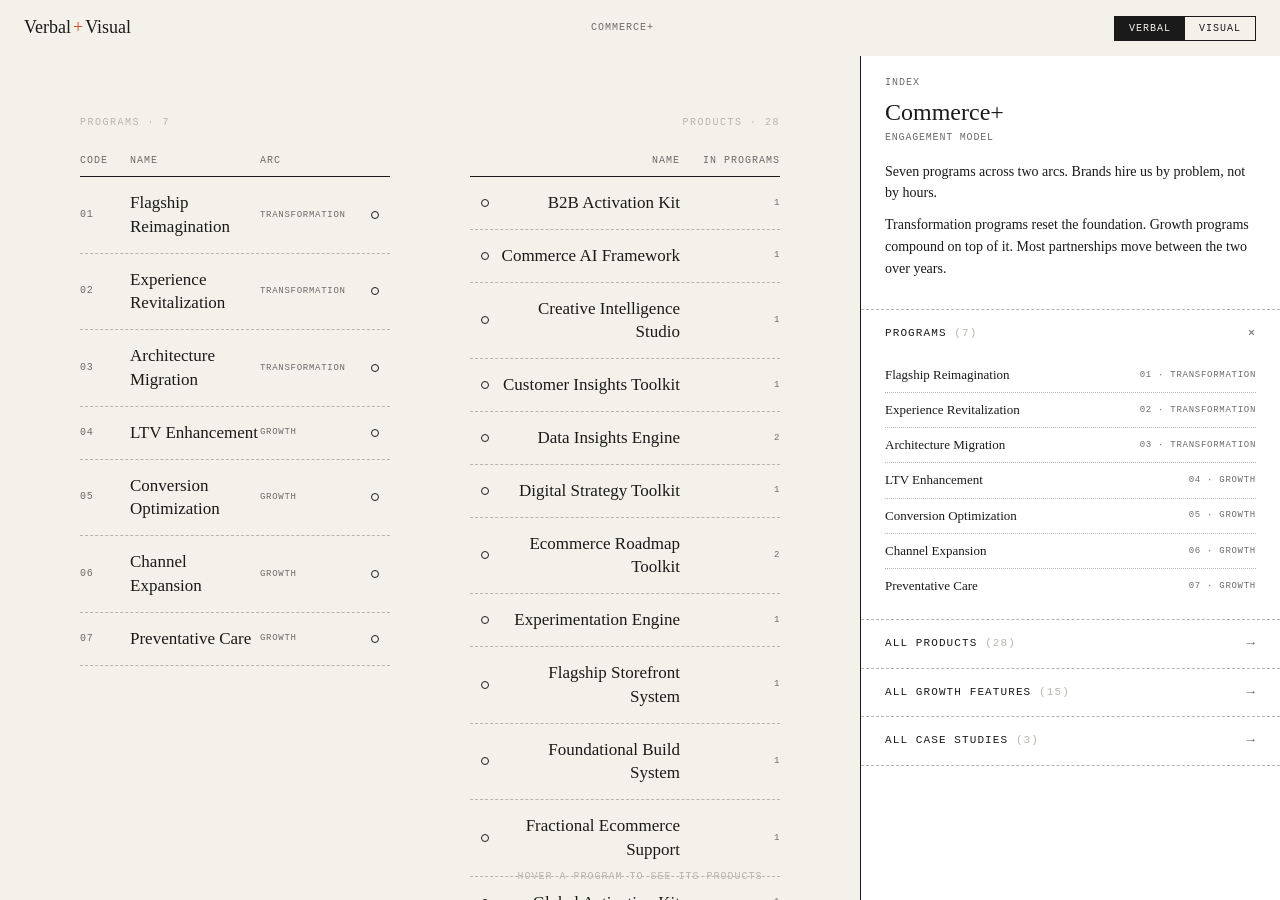
<file: vpv-wireframe.html>
<!DOCTYPE html>
<html lang="en">
<head>
<meta charset="UTF-8">
<meta name="viewport" content="width=device-width, initial-scale=1.0">
<title>V+V — Wireframe</title>
<style>
  :root {
    --bg: #f4f1ea;
    --ink: #1a1a1a;
    --ink-mid: #6b6b6b;
    --ink-faint: #b8b5ae;
    --accent: #d94a1f;
    --panel-bg: #ffffff;
  }

  * { box-sizing: border-box; margin: 0; padding: 0; }

  html, body {
    height: 100%;
    background: var(--bg);
    color: var(--ink);
    font-family: 'Times New Roman', Times, serif;
    font-size: 15px;
    line-height: 1.4;
    overflow: hidden;
  }

  .topbar {
    position: fixed;
    top: 0; left: 0; right: 0;
    height: 56px;
    display: flex;
    align-items: center;
    justify-content: space-between;
    padding: 0 24px;
    z-index: 10;
    background: var(--bg);
  }

  .wordmark { font-size: 18px; cursor: pointer; }
  .wordmark .plus { color: var(--accent); padding: 0 2px; }

  .mode-toggle { display: flex; border: 1px solid var(--ink); }
  .mode-toggle button {
    background: transparent;
    border: none;
    padding: 6px 14px;
    font-family: 'Courier New', monospace;
    font-size: 10px;
    letter-spacing: 0.1em;
    text-transform: uppercase;
    cursor: pointer;
    color: var(--ink);
  }
  .mode-toggle button.active { background: var(--ink); color: var(--bg); }

  .breadcrumb {
    font-family: 'Courier New', monospace;
    font-size: 10px;
    letter-spacing: 0.1em;
    text-transform: uppercase;
    color: var(--ink-mid);
  }
  .breadcrumb .sep { margin: 0 8px; color: var(--ink-faint); }
  .breadcrumb a { color: var(--ink-mid); text-decoration: none; cursor: pointer; }
  .breadcrumb a:hover { color: var(--ink); }

  .stage {
    position: fixed;
    top: 56px;
    left: 0;
    right: 420px;
    bottom: 0;
    overflow: hidden;
  }

  /* VISUAL MODE */
  svg.graph { width: 100%; height: 100%; display: block; }

  .node-group { cursor: pointer; }
  .node-circle { fill: var(--bg); stroke: var(--ink); stroke-width: 1.5; transition: all 0.3s ease; }
  .node-group:hover .node-circle { fill: var(--ink); }
  .node-group.active .node-circle { fill: var(--accent); stroke: var(--accent); }

  .node-label {
    font-family: 'Times New Roman', serif;
    font-size: 14px;
    fill: var(--ink);
    text-anchor: middle;
    pointer-events: none;
  }
  .node-sublabel {
    font-family: 'Courier New', monospace;
    font-size: 9px;
    letter-spacing: 0.1em;
    text-transform: uppercase;
    fill: var(--ink-mid);
    text-anchor: middle;
    pointer-events: none;
  }

  .product-node .node-circle { fill: var(--bg); stroke: var(--ink); stroke-width: 1; }
  .product-node:hover .node-circle { fill: var(--ink); }
  .product-node.shared .node-circle { stroke-dasharray: 2 2; }
  .product-label {
    font-family: 'Times New Roman', serif;
    font-size: 11px;
    fill: var(--ink);
    text-anchor: middle;
    pointer-events: none;
  }

  .connector { stroke: var(--ink); stroke-width: 1; fill: none; }
  .connector.shared { stroke: var(--accent); stroke-dasharray: 2 3; }

  .arc-label {
    font-family: 'Courier New', monospace;
    font-size: 10px;
    letter-spacing: 0.15em;
    text-transform: uppercase;
    fill: var(--ink-faint);
  }

  /* VERBAL MODE */
  .verbal-stage {
    width: 100%;
    height: 100%;
    padding: 60px 80px 40px;
    display: grid;
    grid-template-columns: 1fr 80px 1fr;
    gap: 0;
    position: relative;
    overflow-y: auto;
  }

  .verbal-col { display: flex; flex-direction: column; }

  .verbal-section-label {
    font-family: 'Courier New', monospace;
    font-size: 10px;
    letter-spacing: 0.15em;
    text-transform: uppercase;
    color: var(--ink-faint);
    margin-bottom: 24px;
  }

  .verbal-col-header {
    display: grid;
    grid-template-columns: 50px 1fr 100px 30px;
    padding: 0 0 8px;
    border-bottom: 1px solid var(--ink);
    font-family: 'Courier New', monospace;
    font-size: 10px;
    letter-spacing: 0.1em;
    text-transform: uppercase;
    color: var(--ink-mid);
  }
  .verbal-col-header.right { grid-template-columns: 30px 1fr 100px; }
  .verbal-col-header.right > span:nth-child(2),
  .verbal-col-header.right > span:nth-child(3) { text-align: right; }

  .verbal-row {
    display: grid;
    grid-template-columns: 50px 1fr 100px 30px;
    align-items: center;
    padding: 14px 0;
    border-bottom: 1px dashed var(--ink-faint);
    cursor: pointer;
    transition: padding 0.2s, opacity 0.2s;
  }
  .verbal-row.right { grid-template-columns: 30px 1fr 100px; }
  .verbal-row:hover { padding-left: 8px; }
  .verbal-row.right:hover { padding-left: 0; padding-right: 8px; }
  .verbal-row.dimmed { opacity: 0.2; }
  .verbal-row.linked { background: rgba(217, 74, 31, 0.04); }

  .verbal-code {
    font-family: 'Courier New', monospace;
    font-size: 10px;
    letter-spacing: 0.08em;
    color: var(--ink-mid);
  }
  .verbal-name { font-size: 17px; }
  .verbal-row.right .verbal-name,
  .verbal-row.right .verbal-meta { text-align: right; }

  .verbal-meta {
    font-family: 'Courier New', monospace;
    font-size: 9px;
    letter-spacing: 0.08em;
    text-transform: uppercase;
    color: var(--ink-mid);
  }

  .verbal-anchor {
    width: 8px;
    height: 8px;
    border: 1px solid var(--ink);
    border-radius: 50%;
    background: var(--bg);
    justify-self: center;
  }
  .verbal-row.linked .verbal-anchor {
    background: var(--accent);
    border-color: var(--accent);
  }

  .verbal-canvas {
    position: absolute;
    top: 0; left: 0; right: 0; bottom: 0;
    pointer-events: none;
  }

  /* RIGHT PANEL */
  .panel {
    position: fixed;
    top: 56px; right: 0; bottom: 0;
    width: 420px;
    background: var(--panel-bg);
    border-left: 1px solid var(--ink);
    overflow-y: auto;
  }
  .panel-section { border-bottom: 1px dashed var(--ink-faint); padding: 20px 24px; }
  .panel-section:last-child { border-bottom: none; }
  .panel-label {
    font-family: 'Courier New', monospace;
    font-size: 10px;
    letter-spacing: 0.1em;
    text-transform: uppercase;
    color: var(--ink-mid);
    margin-bottom: 8px;
  }
  .panel-title { font-size: 24px; line-height: 1.2; margin-bottom: 4px; }
  .panel-subtitle {
    font-family: 'Courier New', monospace;
    font-size: 10px;
    letter-spacing: 0.08em;
    text-transform: uppercase;
    color: var(--ink-mid);
    margin-bottom: 16px;
  }
  .panel-body { font-size: 14px; line-height: 1.55; }
  .panel-body p { margin-bottom: 10px; }

  .accordion-item { border-bottom: 1px dashed var(--ink-faint); }
  .accordion-header {
    display: flex;
    justify-content: space-between;
    align-items: center;
    padding: 14px 24px;
    cursor: pointer;
    font-family: 'Courier New', monospace;
    font-size: 11px;
    letter-spacing: 0.1em;
    text-transform: uppercase;
  }
  .accordion-header:hover { background: rgba(0,0,0,0.02); }
  .accordion-header .toggle { color: var(--ink-mid); font-size: 14px; transition: transform 0.2s; }
  .accordion-content { padding: 0 24px 16px; display: none; font-size: 13px; }
  .accordion-item.open .accordion-content { display: block; }
  .accordion-item.open .toggle { transform: rotate(45deg); }

  .accordion-list { list-style: none; }
  .accordion-list li {
    padding: 8px 0;
    border-bottom: 1px dotted var(--ink-faint);
    cursor: pointer;
    display: flex;
    justify-content: space-between;
    align-items: center;
  }
  .accordion-list li:last-child { border-bottom: none; }
  .accordion-list li:hover { color: var(--accent); }
  .accordion-list li .meta {
    font-family: 'Courier New', monospace;
    font-size: 9px;
    letter-spacing: 0.08em;
    text-transform: uppercase;
    color: var(--ink-mid);
  }

  .hint {
    position: fixed;
    bottom: 16px;
    left: 50%;
    transform: translateX(-50%);
    font-family: 'Courier New', monospace;
    font-size: 10px;
    letter-spacing: 0.1em;
    text-transform: uppercase;
    color: var(--ink-faint);
    pointer-events: none;
  }

  .hidden { display: none !important; }

  /* ========== BROWSE / FILTER ========== */
  .filter-bar {
    border-bottom: 1px solid var(--ink);
    padding: 12px 24px 14px;
    display: flex;
    flex-wrap: wrap;
    align-items: center;
    gap: 0 24px;
    row-gap: 10px;
    background: var(--bg);
  }
  .filter-bar-title {
    font-family: 'Courier New', monospace;
    font-size: 10px;
    letter-spacing: 0.12em;
    text-transform: uppercase;
    color: var(--ink-mid);
    margin-right: 8px;
  }
  .filter-group {
    display: flex;
    align-items: center;
    gap: 6px;
  }
  .filter-group-label {
    font-family: 'Courier New', monospace;
    font-size: 9px;
    letter-spacing: 0.1em;
    text-transform: uppercase;
    color: var(--ink-faint);
    margin-right: 4px;
  }
  .filter-chip {
    font-family: 'Courier New', monospace;
    font-size: 10px;
    letter-spacing: 0.05em;
    text-transform: uppercase;
    padding: 4px 10px;
    border: 1px solid var(--ink-faint);
    background: transparent;
    color: var(--ink-mid);
    cursor: pointer;
    transition: all 0.15s;
  }
  .filter-chip:hover {
    border-color: var(--ink);
    color: var(--ink);
  }
  .filter-chip.active {
    background: var(--ink);
    color: var(--bg);
    border-color: var(--ink);
  }
  .filter-reset {
    font-family: 'Courier New', monospace;
    font-size: 10px;
    letter-spacing: 0.1em;
    text-transform: uppercase;
    color: var(--accent);
    cursor: pointer;
    margin-left: auto;
    padding: 4px 8px;
  }
  .filter-count {
    font-family: 'Courier New', monospace;
    font-size: 10px;
    letter-spacing: 0.1em;
    text-transform: uppercase;
    color: var(--ink-mid);
  }

  .browse-stage {
    width: 100%;
    height: 100%;
    overflow-y: auto;
  }

  .browse-content {
    padding: 32px 24px 60px;
  }

  /* verbal browse rows */
  .browse-row {
    display: grid;
    align-items: baseline;
    padding: 16px 0;
    border-bottom: 1px dashed var(--ink-faint);
    cursor: pointer;
    transition: opacity 0.3s, max-height 0.3s, padding 0.3s, transform 0.3s;
    max-height: 200px;
    overflow: hidden;
  }
  .browse-row.faded {
    opacity: 0.18;
    max-height: 32px;
    padding: 6px 0;
  }
  .browse-row:hover { background: rgba(0,0,0,0.02); }

  /* visual browse cards */
  .browse-grid {
    display: grid;
    grid-template-columns: repeat(auto-fill, minmax(240px, 1fr));
    gap: 16px;
  }
  .browse-card {
    border: 1px solid var(--ink-faint);
    background: var(--panel-bg);
    cursor: pointer;
    transition: opacity 0.4s, transform 0.4s, border-color 0.2s;
    transform-origin: center;
  }
  .browse-card:hover { border-color: var(--ink); }
  .browse-card.faded {
    opacity: 0.25;
    transform: scale(0.85);
  }
  .browse-card-image {
    aspect-ratio: 4/3;
    background: #e8e3d7;
    background-size: cover;
    background-position: center;
    border-bottom: 1px solid var(--ink-faint);
  }
  .browse-card-typographic {
    aspect-ratio: 4/3;
    background: var(--bg);
    border-bottom: 1px solid var(--ink-faint);
    display: flex;
    flex-direction: column;
    justify-content: space-between;
    padding: 16px 18px;
  }
  .browse-card-typographic .bc-tier,
  .browse-card-typographic .bc-engagement {
    font-family: 'Courier New', monospace;
    font-size: 9px;
    letter-spacing: 0.1em;
    text-transform: uppercase;
    color: var(--ink-mid);
  }
  .browse-card-typographic .bc-num {
    font-size: 48px;
    line-height: 1;
    font-family: 'Times New Roman', serif;
    color: var(--ink-faint);
  }
  .browse-card-meta {
    padding: 12px 16px 16px;
  }
  .browse-card-name {
    font-size: 16px;
    line-height: 1.25;
    margin-bottom: 4px;
  }
  .browse-card-sub {
    font-family: 'Courier New', monospace;
    font-size: 9px;
    letter-spacing: 0.08em;
    text-transform: uppercase;
    color: var(--ink-mid);
  }
</style>
</head>
<body>

<div class="topbar">
  <div class="wordmark" id="wordmark">Verbal<span class="plus">+</span>Visual</div>
  <div class="breadcrumb" id="breadcrumb"><a id="home-link">Commerce+</a></div>
  <div class="mode-toggle">
    <button id="mode-verbal" class="active">Verbal</button>
    <button id="mode-visual">Visual</button>
  </div>
</div>

<div class="stage hidden" id="visual-stage">
  <svg class="graph" id="graph" viewBox="0 0 1200 800" preserveAspectRatio="xMidYMid meet">
    <text class="arc-label" x="220" y="120">— Transformation</text>
    <text class="arc-label" x="780" y="120">Growth —</text>
    <line x1="600" y1="100" x2="600" y2="700" stroke="#b8b5ae" stroke-width="0.5" stroke-dasharray="3 4"/>
    <g id="connectors"></g>
    <g id="nodes"></g>
  </svg>
</div>

<div class="stage" id="verbal-stage-wrap">
  <div class="verbal-stage" id="verbal-stage"></div>
</div>

<aside class="panel" id="panel"></aside>

<div class="hint" id="hint">Hover a program to see its products</div>

<script>
  const PROGRAMS = [
    { id: 'flagship', name: 'Flagship Reimagination', arc: 'Transformation', code: '01', x: 220, y: 280 },
    { id: 'experience', name: 'Experience Revitalization', arc: 'Transformation', code: '02', x: 380, y: 420 },
    { id: 'architecture', name: 'Architecture Migration', arc: 'Transformation', code: '03', x: 240, y: 560 },
    { id: 'ltv', name: 'LTV Enhancement', arc: 'Growth', code: '04', x: 780, y: 240 },
    { id: 'conversion', name: 'Conversion Optimization', arc: 'Growth', code: '05', x: 950, y: 380 },
    { id: 'channel', name: 'Channel Expansion', arc: 'Growth', code: '06', x: 820, y: 530 },
    { id: 'preventative', name: 'Preventative Care', arc: 'Growth', code: '07', x: 1000, y: 600 }
  ];

  const PRODUCTS = [
    { name: 'Digital Strategy Toolkit', programs: ['flagship'] },
    { name: 'Ecommerce Roadmap Toolkit', programs: ['experience', 'conversion'] },
    { name: 'Flagship Storefront System', programs: ['flagship'] },
    { name: 'Optimized Storefront System', programs: ['experience'] },
    { name: 'Verbal Strategy Toolkit', programs: ['flagship', 'experience'] },
    { name: 'Creative Intelligence Studio', programs: ['flagship'] },
    { name: 'Foundational Build System', programs: ['flagship'] },
    { name: 'Shopify Migration Toolkit', programs: ['architecture'] },
    { name: 'Retail Activation Kit', programs: ['channel'] },
    { name: 'B2B Activation Kit', programs: ['channel'] },
    { name: 'Global Activation Kit', programs: ['channel'] },
    { name: 'Multi-Brand Activation Kit', programs: ['channel'] },
    { name: 'Growth Features Library', programs: ['flagship'] },
    { name: 'Subscription Revenue System', programs: ['ltv'] },
    { name: 'Landing Page System', programs: ['ltv'] },
    { name: 'Commerce AI Framework', programs: ['channel'] },
    { name: 'Promo Operating System', programs: ['ltv'] },
    { name: 'Returns Reduction System', programs: ['ltv'] },
    { name: 'Operational Efficiency System', programs: ['ltv'] },
    { name: 'Customer Insights Toolkit', programs: ['ltv'] },
    { name: 'Loyalty Experience System', programs: ['ltv'] },
    { name: 'Retention Engine', programs: ['ltv'] },
    { name: 'Experimentation Engine', programs: ['conversion'] },
    { name: 'Product Discovery System', programs: ['conversion'] },
    { name: 'Speed Boost Pack', programs: ['conversion'] },
    { name: 'Site Care Engine', programs: ['preventative'] },
    { name: 'Data Insights Engine', programs: ['flagship', 'preventative'] },
    { name: 'Fractional Ecommerce Support', programs: ['preventative'] }
  ];
  PRODUCTS.forEach((p, i) => p.id = 'prod-' + i);

  const PROGRAM_DESC = {
    flagship: 'A full reset of the digital flagship — brand, strategy, storefront, and build. For brands ready to redefine their commerce experience from the ground up.',
    experience: 'A focused refresh of the core user journey without a full rebuild. For brands whose foundation is sound but whose experience is dated.',
    architecture: 'Replatforming and re-architecting commerce stacks. For brands moving to Shopify Plus or restructuring their tech.',
    ltv: 'Compounding programs that grow customer value over time — subscription, loyalty, retention, returns, and operational margin.',
    conversion: 'A continuous program of testing, learning, and shipping improvements to the commerce experience.',
    channel: 'Extending the commerce model to new channels — retail, B2B, global markets, multi-brand portfolios.',
    preventative: 'The ongoing partnership layer — site care, data, fractional support. The connective tissue under every other program.'
  };

  const MOCK_CASES = {
    flagship: ['Faherty', 'Toad&Co', 'Paul Fredrick', 'DECKED', 'Patrick Ta'],
    experience: ['Marion Parke', 'Halfdays'],
    architecture: [],
    ltv: [],
    conversion: [],
    channel: [],
    preventative: []
  };

  // Real product detail (for now just OSS — others stub from CSV later)
  const PRODUCT_DETAIL = {
    'Optimized Storefront System': {
      code: 'CI-OSS',
      category: 'Foundation',
      engagementType: 'One-time setup',
      cost: '$80,000',
      duration: '10 weeks',
      tagline: 'Refine the core user journey via UX/UI optimizations to boost engagement and CVR.',
      output: 'Conversion-focused UI and design improvements to your existing Shopify theme to strengthen brand expression and drive sales.',
      phases: [
        {
          name: 'Research + Strategy',
          items: [
            { title: 'Stakeholder Interview Analysis', body: 'Synthesize leadership and cross-functional perspectives into a clear set of shared priorities and challenges.' },
            { title: 'Discovery Workshop', body: 'Explore directional creative concepts and aesthetic inspiration. Surface gaps and opportunities based on competitive and comparative analysis.' }
          ]
        },
        {
          name: 'UX/UI Optimization',
          items: [
            { title: 'Sitemap + Main Nav Redesign', body: 'A refined navigation experience informed by user behavior and usability principles.' },
            { title: 'Redesigned Core Conversion Templates', body: 'Four redesigned page templates (home, collection, PDP, cart/mini-cart) that form a cohesive, on-brand layout system, informed by customer needs and grounded in UX best practices.' },
            { title: 'Scalable Design System', body: 'A reusable design foundation enabling consistent growth.' }
          ]
        },
        {
          name: 'Storefront Delivery',
          items: [
            { title: 'Shopify Theme Development', body: 'A production-ready storefront experience aligned to approved designs.' },
            { title: 'QA Testing + Usability Audits', body: 'Structured testing including test cases, bug reports, and UX evaluation across key flows.' },
            { title: 'Go-to-Market Launch', body: 'A fully executed storefront release with validated deployment and rollback safeguards.' }
          ]
        }
      ],
      cases: ['Marion Parke', 'Halfdays', 'Faherty'],
      growthFeatures: ['Shoppable Lookbook', 'Product Comparison Tool', 'Quick Add to Cart', 'Product Discovery Quiz']
    }
  };

  const CASE_HEROES = {
    'Halfdays': 'https://cdn.prod.website-files.com/661eb57ba88bc5753587989c/681050f7526f2ea9341d028b_32b2783a14952ce0a89d42f415d8057a65cc78ed-min.jpg',
    'Faherty': 'https://cdn.prod.website-files.com/661eb57ba88bc5753587989c/688ab0c35f86430ac087ee23_Frame%20316123673%20(1).jpg',
    'Marion Parke': 'https://cdn.prod.website-files.com/661eb57ba88bc5753587989c/68364885ce6616ed4b312698_Info.png'
  };

  const CASE_STUDIES = {
    'Halfdays': {
      hero: CASE_HEROES['Halfdays'],
      summary: 'A refined storefront experience for a women\'s outerwear brand redefining performance and style.',
      year: '2024',
      industry: 'Fashion + Apparel',
      programs: ['experience'],
      products: ['Optimized Storefront System', 'Landing Page System'],
      growthFeatures: [
        { name: 'Search + Navigation Redesign', desc: 'Reworked nav structure and predictive search to reduce taps-to-product on mobile.' },
        { name: 'Editorial Landing Pages', desc: 'A flexible landing page system for seasonal drops and brand storytelling.' }
      ],
      metrics: [
        { value: '+34%', label: 'Conversion rate' },
        { value: '+22%', label: 'Average order value' },
        { value: '10 wks', label: 'Project duration' }
      ],
      challenge: 'Halfdays had outgrown its original Shopify theme. The site looked dated relative to the brand\'s ambition, the navigation buried key collections, and mobile performance was hurting conversions during peak seasons.',
      approach: 'A focused storefront refresh — not a full rebuild. We redesigned the core user journey templates, restructured the navigation around how customers actually shop, and built a flexible landing page system the team could use without engineering involvement.',
      outcome: 'Conversion lift held through two seasonal cycles. The marketing team now ships campaign pages without a developer in the loop, which has changed the cadence of how they go to market.',
      gallery: [
        'https://cdn.prod.website-files.com/661eb57ba88bc5753587989c/681020f27fd34a3e8662f44d_CASE%20STUDY%20-%20%20Halfdays%20-%2003%20(1).png',
        'https://cdn.prod.website-files.com/661eb57ba88bc5753587989c/681025db6c398d42c1f4b35f_nav%20%2B%20search%20(1).png',
        'https://cdn.prod.website-files.com/661eb57ba88bc5753587989c/681023794b6ae81ca851d8dc_Frame%201533207986.png'
      ]
    },
    'Marion Parke': {
      hero: CASE_HEROES['Marion Parke'],
      summary: 'A storefront and brand voice refresh for a luxury footwear label rooted in podiatric design.',
      year: '2025',
      industry: 'Fashion + Apparel',
      programs: ['experience'],
      products: ['Optimized Storefront System', 'Verbal Strategy Toolkit'],
      growthFeatures: [
        { name: 'Editorial PDP', desc: 'A product page treatment that surfaces the brand\'s podiatric design story alongside conversion-critical content.' }
      ],
      metrics: [
        { value: '+28%', label: 'Conversion rate' },
        { value: '+19%', label: 'Time on PDP' },
        { value: '12 wks', label: 'Project duration' }
      ],
      challenge: 'Marion Parke\'s product is technical — a luxury shoe designed by a podiatric surgeon — but the storefront was reading as a typical fashion site. The brand voice felt generic and the design didn\'t communicate what made the product different.',
      approach: 'We paired storefront optimization with a verbal strategy engagement, rebuilding the brand\'s voice and tone alongside the visual experience. The redesigned PDP became the proof point — every product page now leads with the design story.',
      outcome: 'A storefront that finally matches the level of craft in the product. The team has clear voice guidelines for everything from PDP copy to email campaigns.',
      gallery: [
        'https://cdn.prod.website-files.com/661eb57ba88bc5753587989c/6836448ee2fbef52989183cb_CASE%20STUDY%20-%20%20Halfdays%20-%2012.png',
        'https://cdn.prod.website-files.com/661eb57ba88bc5753587989c/68363f88eb7a602e254f2f45_Screen%20Shot%202025-05-27%20at%206.31.05%20PM.png'
      ]
    },
    'Faherty': {
      hero: CASE_HEROES['Faherty'],
      summary: 'A six-year partnership with a family-founded apparel brand spanning two flagship redesigns and an ongoing growth program.',
      year: '2019 — Present',
      industry: 'Fashion + Apparel',
      programs: ['flagship', 'experience', 'preventative'],
      products: ['Flagship Storefront System', 'Optimized Storefront System', 'Site Care Engine', 'Experimentation Engine', 'Growth Features Library'],
      growthFeatures: [
        { name: 'Shoppable Lookbook', desc: 'An editorial-meets-commerce experience that drove a step change in collection sell-through.' },
        { name: 'Gift Concierge', desc: 'A guided gifting flow built for Q4 holiday peaks.' },
        { name: 'Fit Finder', desc: 'A product recommendation tool addressing fit confusion across categories.' }
      ],
      metrics: [
        { value: '6 yrs', label: 'Partnership' },
        { value: '2', label: 'Flagship redesigns' },
        { value: '+180%', label: 'Cumulative CVR lift' }
      ],
      challenge: 'When Faherty came to us in 2019, they were a fast-growing DTC brand on a templated theme. The site couldn\'t keep up with the catalog growth, and the team had no internal commerce engineering capacity.',
      approach: 'We started with a flagship build, then transitioned into an ongoing partnership covering site care, experimentation, and continuous growth feature development. As the brand evolved, we ran a second flagship redesign in year four to reflect the new positioning.',
      outcome: 'The partnership now operates as an extension of Faherty\'s in-house team. Site care and experimentation run continuously; new growth features ship every quarter; the second redesign reset the brand\'s digital flagship for the next phase.',
      gallery: [
        'https://cdn.prod.website-files.com/661eb57ba88bc5753587989c/688aabf6e01691ad57fa16e7_Frame%202875%20(23)-min.jpg'
      ],
      // timeline-specific data
      hasTimeline: true,
      timeline: [
        {
          year: 'Year 1',
          dateLabel: '2019',
          type: 'major',
          title: 'Initial Flagship Build',
          product: 'Flagship Storefront System',
          body: 'A ground-up rebuild of Faherty.com. New IA, new design system, new Shopify Plus implementation. The foundation everything since has built on.',
          image: 'https://cdn.prod.website-files.com/661eb57ba88bc5753587989c/688aabf6e01691ad57fa16e7_Frame%202875%20(23)-min.jpg'
        },
        {
          year: 'Year 2',
          dateLabel: '2020',
          type: 'ongoing',
          title: 'Site Care + Experimentation Begins',
          product: 'Site Care Engine, Experimentation Engine',
          body: 'Transitioned into ongoing partnership. Monthly site care covering theme maintenance, performance, and small UX improvements. CRO program running structured tests against the new foundation.'
        },
        {
          year: 'Year 2',
          dateLabel: '2020',
          type: 'feature',
          title: 'Shoppable Lookbook',
          product: 'Growth Feature',
          body: 'First major growth feature build — an editorial format that wove product into seasonal storytelling. Drove a measurable lift in collection sell-through.'
        },
        {
          year: 'Year 3',
          dateLabel: '2021',
          type: 'feature',
          title: 'Gift Concierge',
          product: 'Growth Feature',
          body: 'Holiday-season gifting flow. Built once, refined every Q4 since.'
        },
        {
          year: 'Year 4',
          dateLabel: '2022',
          type: 'major',
          title: 'Second Flagship Redesign',
          product: 'Flagship Storefront System',
          body: 'After three years of growth, the brand had outgrown its original digital identity. A second flagship rebuild — new design language, expanded category architecture, refreshed PDP and PLP — set the stage for the next chapter.',
          image: CASE_HEROES['Faherty']
        },
        {
          year: 'Year 5',
          dateLabel: '2023',
          type: 'feature',
          title: 'Fit Finder',
          product: 'Growth Feature',
          body: 'Product recommendation tool addressing fit confusion across denim, outerwear, and women\'s tops. Reduced returns in the launched categories.'
        },
        {
          year: 'Year 6',
          dateLabel: '2024 — present',
          type: 'ongoing',
          title: 'Continuous Optimization',
          product: 'Site Care + Experimentation + Growth Features',
          body: 'The current operating mode. Site care and experimentation run as standing programs. New growth features get scoped and shipped each quarter, prioritized by the e-commerce roadmap we co-author.'
        }
      ]
    }
  };

  // ============== FILTER TAXONOMIES ==============
  const ENGAGEMENT_TYPES = ['Always-on', 'One-time setup', 'Strategic guidance'];
  const AREAS_OF_INTEREST = ['Redesign', 'Migration', 'Subscription', 'AI Enablement', 'Product Data', 'Retention', 'Conversion'];
  const INDUSTRIES = ['Fashion + Apparel', 'Home Furnishing', 'Health + Wellness', 'Beauty', 'Food + Beverage', 'Outdoor + Sport'];
  const GROWTH_TIERS = ['Small', 'Medium', 'Large'];

  const PRODUCT_TAGS = {
    'Digital Strategy Toolkit': { engagement: 'Strategic guidance', areas: ['Redesign'] },
    'Ecommerce Roadmap Toolkit': { engagement: 'Strategic guidance', areas: ['Redesign', 'Conversion'] },
    'Flagship Storefront System': { engagement: 'One-time setup', areas: ['Redesign'] },
    'Optimized Storefront System': { engagement: 'One-time setup', areas: ['Redesign', 'Conversion'] },
    'Verbal Strategy Toolkit': { engagement: 'Strategic guidance', areas: ['Redesign'] },
    'Creative Intelligence Studio': { engagement: 'One-time setup', areas: ['Redesign', 'AI Enablement'] },
    'Foundational Build System': { engagement: 'One-time setup', areas: ['Redesign'] },
    'Shopify Migration Toolkit': { engagement: 'One-time setup', areas: ['Migration'] },
    'Retail Activation Kit': { engagement: 'One-time setup', areas: ['Redesign'] },
    'B2B Activation Kit': { engagement: 'One-time setup', areas: ['Redesign'] },
    'Global Activation Kit': { engagement: 'One-time setup', areas: ['Redesign'] },
    'Multi-Brand Activation Kit': { engagement: 'One-time setup', areas: ['Redesign'] },
    'Growth Features Library': { engagement: 'One-time setup', areas: ['Conversion'] },
    'Subscription Revenue System': { engagement: 'One-time setup', areas: ['Subscription', 'Retention'] },
    'Landing Page System': { engagement: 'One-time setup', areas: ['Conversion'] },
    'Commerce AI Framework': { engagement: 'One-time setup', areas: ['AI Enablement', 'Product Data'] },
    'Promo Operating System': { engagement: 'One-time setup', areas: ['Conversion'] },
    'Returns Reduction System': { engagement: 'One-time setup', areas: ['Retention'] },
    'Operational Efficiency System': { engagement: 'Strategic guidance', areas: [] },
    'Customer Insights Toolkit': { engagement: 'Strategic guidance', areas: ['Retention', 'Product Data'] },
    'Loyalty Experience System': { engagement: 'One-time setup', areas: ['Retention'] },
    'Retention Engine': { engagement: 'Always-on', areas: ['Retention'] },
    'Experimentation Engine': { engagement: 'Always-on', areas: ['Conversion'] },
    'Product Discovery System': { engagement: 'One-time setup', areas: ['Conversion', 'Product Data'] },
    'Speed Boost Pack': { engagement: 'One-time setup', areas: ['Conversion'] },
    'Site Care Engine': { engagement: 'Always-on', areas: [] },
    'Data Insights Engine': { engagement: 'Always-on', areas: ['Product Data'] },
    'Fractional Ecommerce Support': { engagement: 'Always-on', areas: [] }
  };

  const CASE_TAGS = {
    'Halfdays': { industry: 'Fashion + Apparel', areas: ['Redesign', 'Conversion'] },
    'Marion Parke': { industry: 'Home Furnishing', areas: ['Redesign'] },
    'Faherty': { industry: 'Health + Wellness', areas: ['Redesign', 'Conversion', 'Retention'] }
  };

  // ============== GROWTH FEATURES CATALOG ==============
  const GROWTH_FEATURES = [
    { name: 'Shoppable Lookbook', tier: 'Large', areas: ['Redesign', 'Conversion'], products: ['Optimized Storefront System', 'Flagship Storefront System'], desc: 'Editorial-meets-commerce experience that weaves products into seasonal storytelling. Drives collection sell-through and dwell time.' },
    { name: 'Product Comparison Tool', tier: 'Medium', areas: ['Conversion', 'Product Data'], products: ['Optimized Storefront System'], desc: 'Side-by-side comparison module for product categories where customers struggle to differentiate. Reduces decision friction on PDP and PLP.' },
    { name: 'Quick Add to Cart', tier: 'Small', areas: ['Conversion'], products: ['Optimized Storefront System'], desc: 'PLP and PDP enhancement that lets shoppers add to cart without navigating away. Lifts AOV through cross-sell prompts.' },
    { name: 'Product Discovery Quiz', tier: 'Large', areas: ['Conversion', 'Product Data'], products: ['Optimized Storefront System', 'Product Discovery System'], desc: 'Guided onboarding flow that recommends products based on customer input. Effective for technical or fit-driven categories.' },
    { name: 'Editorial Landing Pages', tier: 'Medium', areas: ['Redesign', 'Conversion'], products: ['Landing Page System'], desc: 'Flexible landing page system marketers can deploy without engineering. Built for seasonal drops and brand storytelling.' },
    { name: 'Search + Navigation Redesign', tier: 'Medium', areas: ['Conversion', 'Redesign'], products: ['Optimized Storefront System'], desc: 'Reworked nav structure and predictive search optimized for mobile-first shopping behavior.' },
    { name: 'Editorial PDP', tier: 'Medium', areas: ['Redesign'], products: ['Optimized Storefront System'], desc: 'PDP treatment that surfaces brand and product story alongside conversion-critical content. Used for premium and craft-led brands.' },
    { name: 'Gift Concierge', tier: 'Large', areas: ['Conversion'], products: ['Optimized Storefront System', 'Flagship Storefront System'], desc: 'Guided gifting flow built for Q4 holiday peaks. Includes recipient profiling, gift wrap, and scheduled delivery.' },
    { name: 'Fit Finder', tier: 'Large', areas: ['Conversion', 'Retention', 'Product Data'], products: ['Optimized Storefront System', 'Product Discovery System'], desc: 'Product recommendation tool addressing fit and sizing confusion. Reduces return rates in apparel and footwear categories.' },
    { name: 'Bundle Builder', tier: 'Medium', areas: ['Conversion', 'Subscription'], products: ['Subscription Revenue System'], desc: 'Customer-configured product bundles. Drives AOV and is foundational for subscription bundle offerings.' },
    { name: 'Loyalty Drawer', tier: 'Small', areas: ['Retention'], products: ['Loyalty Experience System'], desc: 'Persistent loyalty status and points UI integrated into the storefront chrome. Reinforces program awareness throughout the journey.' },
    { name: 'Subscription Portal', tier: 'Large', areas: ['Subscription', 'Retention'], products: ['Subscription Revenue System'], desc: 'Customer-facing portal for managing subscription frequency, swaps, skips, and add-ons. The retention layer of any subscription offering.' },
    { name: 'AI Search', tier: 'Medium', areas: ['AI Enablement', 'Product Data'], products: ['Commerce AI Framework'], desc: 'Natural-language product search powered by LLM-based retrieval. Surfaces products based on intent rather than keyword match.' },
    { name: 'PDP Personalization', tier: 'Medium', areas: ['AI Enablement', 'Conversion'], products: ['Commerce AI Framework'], desc: 'Dynamically reorders PDP content modules based on visitor segment and behavior signals.' },
    { name: 'Returns Self-Service', tier: 'Medium', areas: ['Retention'], products: ['Returns Reduction System'], desc: 'Customer-initiated returns flow with reason capture, exchange-first prompts, and instant store credit. Reduces support load and lifts retention.' }
  ];
  GROWTH_FEATURES.forEach((g, i) => g.id = 'gf-' + i);

  let mode = 'verbal';
  let activeProgram = null;
  let activeProduct = null;
  let activeCase = null;
  let activeBrowse = null; // 'products' | 'cases' | 'features'
  let browseFilters = {}; // active filter selections
  let caseView = 'standard';
  let hoverProgram = null;

  const visualStage = document.getElementById('visual-stage');
  const verbalStageWrap = document.getElementById('verbal-stage-wrap');
  const verbalStageEl = document.getElementById('verbal-stage');
  const nodesG = document.getElementById('nodes');
  const connectorsG = document.getElementById('connectors');
  const panel = document.getElementById('panel');
  const breadcrumb = document.getElementById('breadcrumb');
  const hint = document.getElementById('hint');
  const modeVerbalBtn = document.getElementById('mode-verbal');
  const modeVisualBtn = document.getElementById('mode-visual');
  const wordmark = document.getElementById('wordmark');

  function setMode(newMode) {
    mode = newMode;
    modeVerbalBtn.classList.toggle('active', mode === 'verbal');
    modeVisualBtn.classList.toggle('active', mode === 'visual');
    visualStage.classList.toggle('hidden', mode !== 'visual');
    verbalStageWrap.classList.toggle('hidden', mode !== 'verbal');
    if (activeBrowse) openBrowse(activeBrowse);
    else if (activeCase) focusCase(activeCase);
    else if (activeProduct) focusProduct(activeProduct);
    else if (activeProgram) focusProgram(activeProgram);
    else renderLanding();
  }
  modeVerbalBtn.addEventListener('click', () => setMode('verbal'));
  modeVisualBtn.addEventListener('click', () => setMode('visual'));
  wordmark.addEventListener('click', () => { activeProgram = null; activeProduct = null; activeCase = null; activeBrowse = null; renderLanding(); });

  function bindHomeLink() {
    const el = document.getElementById('home-link');
    if (el) el.addEventListener('click', () => { activeProgram = null; activeProduct = null; activeCase = null; activeBrowse = null; renderLanding(); });
  }

  function renderLanding() {
    activeProgram = null;
    activeProduct = null;
    activeCase = null;
    activeBrowse = null;
    breadcrumb.innerHTML = `<a id="home-link">Commerce+</a>`;
    bindHomeLink();
    hint.textContent = mode === 'verbal' ? 'Hover a program to see its products' : 'Click a program to expand';

    if (mode === 'visual') renderVisualLanding();
    else renderVerbalLanding();
    renderPanelLanding();
  }

  function renderVisualLanding() {
    nodesG.innerHTML = '';
    connectorsG.innerHTML = '';
    // restore landing labels + divider in case they were hidden by product focus
    document.querySelectorAll('#visual-stage svg > text.arc-label').forEach(el => el.style.display = '');
    document.querySelectorAll('#visual-stage svg > line').forEach(el => el.style.display = '');
    PROGRAMS.forEach(p => {
      const g = document.createElementNS('http://www.w3.org/2000/svg', 'g');
      g.setAttribute('class', 'node-group');
      g.setAttribute('transform', `translate(${p.x}, ${p.y})`);
      const productCount = PRODUCTS.filter(pr => pr.programs.includes(p.id)).length;
      const r = 12 + Math.min(productCount, 8) * 1.5;
      g.innerHTML = `
        <circle class="node-circle" r="${r}"></circle>
        <text class="node-sublabel" y="${-r - 18}">${p.code} · ${p.arc}</text>
        <text class="node-label" y="${r + 22}">${p.name}</text>
        <text class="node-sublabel" y="${r + 38}">${productCount} products</text>
      `;
      g.addEventListener('click', () => focusProgram(p.id));
      nodesG.appendChild(g);
    });
  }

  function renderVerbalLanding() {
    const sortedProducts = [...PRODUCTS].sort((a, b) => a.name.localeCompare(b.name));

    verbalStageEl.innerHTML = `
      <div class="verbal-col">
        <div class="verbal-section-label">Programs · 7</div>
        <div class="verbal-col-header">
          <span>Code</span><span>Name</span><span>Arc</span><span></span>
        </div>
        <div id="verbal-program-rows">
          ${PROGRAMS.map(p => `
            <div class="verbal-row" data-program="${p.id}">
              <span class="verbal-code">${p.code}</span>
              <span class="verbal-name">${p.name}</span>
              <span class="verbal-meta">${p.arc}</span>
              <span class="verbal-anchor"></span>
            </div>
          `).join('')}
        </div>
      </div>
      <div></div>
      <div class="verbal-col">
        <div class="verbal-section-label" style="text-align:right;">Products · ${PRODUCTS.length}</div>
        <div class="verbal-col-header right">
          <span></span><span>Name</span><span>In Programs</span>
        </div>
        <div id="verbal-product-rows">
          ${sortedProducts.map(p => `
            <div class="verbal-row right" data-product="${p.id}">
              <span class="verbal-anchor"></span>
              <span class="verbal-name">${p.name}</span>
              <span class="verbal-meta">${p.programs.length}</span>
            </div>
          `).join('')}
        </div>
      </div>
      <svg class="verbal-canvas" id="verbal-canvas"></svg>
    `;

    document.querySelectorAll('[data-program]').forEach(row => {
      row.addEventListener('mouseenter', () => highlightProgramConnections(row.dataset.program));
      row.addEventListener('mouseleave', clearVerbalHighlight);
      row.addEventListener('click', () => focusProgram(row.dataset.program));
    });
    document.querySelectorAll('[data-product]').forEach(row => {
      row.addEventListener('click', () => {
        const prod = PRODUCTS.find(p => p.id === row.dataset.product);
        if (prod) focusProduct(prod.name);
      });
    });
  }

  function highlightProgramConnections(programId) {
    hoverProgram = programId;
    const linkedIds = PRODUCTS.filter(p => p.programs.includes(programId)).map(p => p.id);

    document.querySelectorAll('[data-program]').forEach(row => {
      row.classList.toggle('dimmed', row.dataset.program !== programId);
      row.classList.toggle('linked', row.dataset.program === programId);
    });
    document.querySelectorAll('[data-product]').forEach(row => {
      const isLinked = linkedIds.includes(row.dataset.product);
      row.classList.toggle('dimmed', !isLinked);
      row.classList.toggle('linked', isLinked);
    });

    drawVerbalConnections(programId, linkedIds);
  }

  function clearVerbalHighlight() {
    hoverProgram = null;
    document.querySelectorAll('.verbal-row').forEach(row => {
      row.classList.remove('dimmed', 'linked');
    });
    const canvas = document.getElementById('verbal-canvas');
    if (canvas) canvas.innerHTML = '';
  }

  function drawVerbalConnections(programId, productIds) {
    const canvas = document.getElementById('verbal-canvas');
    if (!canvas) return;
    canvas.innerHTML = '';

    const programRow = document.querySelector(`[data-program="${programId}"]`);
    if (!programRow) return;
    const programAnchor = programRow.querySelector('.verbal-anchor');
    const canvasRect = canvas.getBoundingClientRect();
    const pRect = programAnchor.getBoundingClientRect();
    const x1 = pRect.left + pRect.width / 2 - canvasRect.left;
    const y1 = pRect.top + pRect.height / 2 - canvasRect.top;

    productIds.forEach(pid => {
      const productRow = document.querySelector(`[data-product="${pid}"]`);
      if (!productRow) return;
      const productAnchor = productRow.querySelector('.verbal-anchor');
      const prRect = productAnchor.getBoundingClientRect();
      const x2 = prRect.left + prRect.width / 2 - canvasRect.left;
      const y2 = prRect.top + prRect.height / 2 - canvasRect.top;

      const path = document.createElementNS('http://www.w3.org/2000/svg', 'path');
      const midX = (x1 + x2) / 2;
      const d = `M ${x1} ${y1} C ${midX} ${y1}, ${midX} ${y2}, ${x2} ${y2}`;
      path.setAttribute('d', d);
      path.setAttribute('stroke', '#1a1a1a');
      path.setAttribute('stroke-width', '0.8');
      path.setAttribute('fill', 'none');
      canvas.appendChild(path);
    });
  }

  function focusProgram(programId) {
    activeProgram = programId;
    activeProduct = null;
    const program = PROGRAMS.find(p => p.id === programId);
    breadcrumb.innerHTML = `<a id="home-link">Commerce+</a><span class="sep">/</span>${program.name}`;
    bindHomeLink();
    hint.textContent = '';

    if (mode === 'visual') renderVisualProgramFocus(programId);
    else renderVerbalProgramFocus(programId);
    renderPanelProgram(programId);
  }

  // ============== PRODUCT DETAIL ==============
  function focusProduct(productName) {
    activeProduct = productName;
    activeProgram = null;
    breadcrumb.innerHTML = `<a id="home-link">Commerce+</a><span class="sep">/</span><a id="products-link">Products</a><span class="sep">/</span>${productName}`;
    bindHomeLink();
    document.getElementById('products-link').addEventListener('click', () => { activeProduct = null; renderLanding(); });
    hint.textContent = '';

    if (mode === 'visual') renderVisualProductFocus(productName);
    else renderVerbalProductFocus(productName);
    renderPanelProduct(productName);
  }

  function renderVerbalProductFocus(productName) {
    const product = PRODUCTS.find(p => p.name === productName);
    const detail = PRODUCT_DETAIL[productName];
    const programObjs = product.programs.map(pid => PROGRAMS.find(p => p.id === pid));

    if (!detail) {
      // stub for products without full detail copy yet
      verbalStageEl.innerHTML = `
        <div style="grid-column: 1 / -1; padding: 20px 0;">
          <div class="verbal-section-label">Product</div>
          <h1 style="font-size: 48px; line-height: 1.1; margin-bottom: 16px; max-width: 800px;">${productName}</h1>
          <p style="font-size: 16px; line-height: 1.6; max-width: 600px; color: var(--ink-mid);">Detail copy not yet drafted for this product. The structured fields from the CSV would render here — outcome, output, phases, cost, duration, related programs, related case studies.</p>
        </div>
      `;
      return;
    }

    verbalStageEl.innerHTML = `
      <div style="grid-column: 1 / -1; max-width: 1100px;">
        <div class="verbal-section-label">${detail.code} · Product · ${detail.category}</div>
        <h1 style="font-size: 56px; line-height: 1.05; margin-bottom: 20px; max-width: 900px; font-weight: normal;">${productName}</h1>
        <p style="font-size: 19px; line-height: 1.5; max-width: 720px; margin-bottom: 48px;">${detail.tagline}</p>

        <div style="display: grid; grid-template-columns: repeat(3, 1fr); gap: 0; border-top: 1px solid var(--ink); border-bottom: 1px dashed var(--ink-faint); margin-bottom: 56px;">
          <div style="padding: 20px 24px 20px 0; border-right: 1px dashed var(--ink-faint);">
            <div class="verbal-section-label" style="margin-bottom: 8px;">Investment</div>
            <div style="font-size: 22px;">${detail.cost}</div>
          </div>
          <div style="padding: 20px 24px; border-right: 1px dashed var(--ink-faint);">
            <div class="verbal-section-label" style="margin-bottom: 8px;">Duration</div>
            <div style="font-size: 22px;">${detail.duration}</div>
          </div>
          <div style="padding: 20px 0 20px 24px;">
            <div class="verbal-section-label" style="margin-bottom: 8px;">Engagement</div>
            <div style="font-size: 22px;">${detail.engagementType}</div>
          </div>
        </div>

        <div style="display: grid; grid-template-columns: 200px 1fr; gap: 64px; margin-bottom: 56px;">
          <div class="verbal-section-label">Output</div>
          <p style="font-size: 17px; line-height: 1.55;">${detail.output}</p>
        </div>

        <div style="display: grid; grid-template-columns: 200px 1fr; gap: 64px; margin-bottom: 56px;">
          <div class="verbal-section-label">Phases</div>
          <div>
            ${detail.phases.map((phase, i) => `
              <div style="margin-bottom: 32px; ${i < detail.phases.length - 1 ? 'border-bottom: 1px dashed var(--ink-faint); padding-bottom: 32px;' : ''}">
                <div style="display: flex; align-items: baseline; gap: 12px; margin-bottom: 16px;">
                  <span class="verbal-code">${String(i + 1).padStart(2, '0')}</span>
                  <h3 style="font-size: 22px; font-weight: normal;">${phase.name}</h3>
                </div>
                ${phase.items.map(item => `
                  <div style="margin-bottom: 16px; padding-left: 32px;">
                    <h4 style="font-size: 15px; margin-bottom: 4px;">${item.title}</h4>
                    <p style="font-size: 14px; color: var(--ink-mid); line-height: 1.5;">${item.body}</p>
                  </div>
                `).join('')}
              </div>
            `).join('')}
          </div>
        </div>

        <div style="display: grid; grid-template-columns: 200px 1fr; gap: 64px; margin-bottom: 56px;">
          <div class="verbal-section-label">In Programs</div>
          <div>
            ${programObjs.map(p => `
              <div class="verbal-row" data-program-jump="${p.id}" style="grid-template-columns: 50px 1fr 100px; padding: 14px 0;">
                <span class="verbal-code">${p.code}</span>
                <span class="verbal-name">${p.name}</span>
                <span class="verbal-meta" style="text-align: right;">${p.arc} →</span>
              </div>
            `).join('')}
          </div>
        </div>

        <div style="display: grid; grid-template-columns: 200px 1fr; gap: 64px; margin-bottom: 56px;">
          <div class="verbal-section-label">Common Growth Features</div>
          <div>
            <p style="font-size: 14px; color: var(--ink-mid); line-height: 1.5; margin-bottom: 16px; max-width: 520px;">Add-ons commonly built alongside this product. Not part of the core scope.</p>
            <div style="display: flex; flex-wrap: wrap; gap: 8px;">
              ${detail.growthFeatures.map(gf => `
                <span style="font-family: 'Courier New', monospace; font-size: 11px; letter-spacing: 0.05em; text-transform: uppercase; padding: 8px 14px; border: 1px dashed var(--ink); color: var(--ink-mid);">${gf}</span>
              `).join('')}
            </div>
          </div>
        </div>

        <div style="display: grid; grid-template-columns: 200px 1fr; gap: 64px; margin-bottom: 80px;">
          <div class="verbal-section-label">Case Studies · ${detail.cases.length}</div>
          <div style="display: grid; grid-template-columns: repeat(${Math.min(detail.cases.length, 3)}, 1fr); gap: 16px;">
            ${detail.cases.map(c => `
              <div data-case-link="${c}" style="cursor: pointer; border: 1px solid var(--ink-faint); transition: all 0.2s;" onmouseover="this.style.borderColor='var(--ink)'" onmouseout="this.style.borderColor='var(--ink-faint)'">
                <div style="aspect-ratio: 4/3; background: #e8e3d7; ${CASE_HEROES[c] ? `background-image: url('${CASE_HEROES[c]}'); background-size: cover; background-position: center;` : ''}"></div>
                <div style="padding: 14px 16px;">
                  <div style="font-size: 16px; margin-bottom: 4px;">${c}</div>
                  <div class="verbal-meta">View case study →</div>
                </div>
              </div>
            `).join('')}
          </div>
        </div>
      </div>
    `;

    document.querySelectorAll('[data-program-jump]').forEach(row => {
      row.addEventListener('click', () => focusProgram(row.dataset.programJump));
    });
    document.querySelectorAll('[data-case-link]').forEach(el => {
      el.addEventListener('click', () => focusCase(el.dataset.caseLink || el.dataset.case));
    });

    // scroll to top
    verbalStageEl.parentElement.scrollTop = 0;
    verbalStageEl.scrollTop = 0;
  }

  function renderVisualProductFocus(productName) {
    // visual mode for product: show product as central node, programs around it on one side, case studies on the other
    nodesG.innerHTML = '';
    connectorsG.innerHTML = '';
    // hide the landing arc labels (Transformation / Growth) when in product focus
    document.querySelectorAll('#visual-stage svg > text.arc-label').forEach(el => el.style.display = 'none');
    document.querySelectorAll('#visual-stage svg > line').forEach(el => el.style.display = 'none');

    const product = PRODUCTS.find(p => p.name === productName);
    const detail = PRODUCT_DETAIL[productName];
    const programObjs = product.programs.map(pid => PROGRAMS.find(p => p.id === pid));
    const cases = detail ? detail.cases : [];

    const cx = 600, cy = 380;

    // programs on left
    programObjs.forEach((prog, i) => {
      const angle = Math.PI - (Math.PI / 4) * (i - (programObjs.length - 1) / 2);
      const x = cx + Math.cos(angle) * 260;
      const y = cy + Math.sin(angle) * 180;

      const line = document.createElementNS('http://www.w3.org/2000/svg', 'line');
      line.setAttribute('class', 'connector');
      line.setAttribute('x1', cx); line.setAttribute('y1', cy);
      line.setAttribute('x2', x); line.setAttribute('y2', y);
      connectorsG.appendChild(line);

      const g = document.createElementNS('http://www.w3.org/2000/svg', 'g');
      g.setAttribute('class', 'node-group');
      g.setAttribute('transform', `translate(${x}, ${y})`);
      g.innerHTML = `
        <circle class="node-circle" r="14"></circle>
        <text class="node-label" y="32">${prog.name}</text>
        <text class="node-sublabel" y="48">${prog.code} · ${prog.arc}</text>
      `;
      g.addEventListener('click', () => focusProgram(prog.id));
      nodesG.appendChild(g);
    });

    // case studies on right
    cases.forEach((c, i) => {
      const angle = -(Math.PI / 4) * (i - (cases.length - 1) / 2);
      const x = cx + Math.cos(angle) * 260;
      const y = cy + Math.sin(angle) * 180;

      const line = document.createElementNS('http://www.w3.org/2000/svg', 'line');
      line.setAttribute('class', 'connector');
      line.setAttribute('stroke-dasharray', '2 3');
      line.setAttribute('x1', cx); line.setAttribute('y1', cy);
      line.setAttribute('x2', x); line.setAttribute('y2', y);
      connectorsG.appendChild(line);

      const g = document.createElementNS('http://www.w3.org/2000/svg', 'g');
      g.setAttribute('class', 'node-group product-node');
      g.setAttribute('transform', `translate(${x}, ${y})`);
      g.innerHTML = `
        <rect x="-7" y="-7" width="14" height="14" fill="var(--bg)" stroke="var(--ink)" stroke-width="1"></rect>
        <text class="node-label" y="30">${c}</text>
      `;
      g.addEventListener('click', () => focusCase(c));
      nodesG.appendChild(g);
    });

    // center: product
    const centerG = document.createElementNS('http://www.w3.org/2000/svg', 'g');
    centerG.setAttribute('class', 'node-group active');
    centerG.setAttribute('transform', `translate(${cx}, ${cy})`);
    centerG.innerHTML = `
      <circle class="node-circle" r="20"></circle>
      <text class="node-sublabel" y="-36" fill="#1a1a1a">${detail ? detail.code + ' · ' : ''}Product</text>
      <text class="node-label" y="42">${productName}</text>
    `;
    nodesG.appendChild(centerG);

    // column headers in black
    const lbl1 = document.createElementNS('http://www.w3.org/2000/svg', 'text');
    lbl1.setAttribute('class', 'product-focus-header');
    lbl1.setAttribute('x', '220');
    lbl1.setAttribute('y', '120');
    lbl1.setAttribute('font-family', "'Courier New', monospace");
    lbl1.setAttribute('font-size', '12');
    lbl1.setAttribute('letter-spacing', '0.15em');
    lbl1.setAttribute('fill', '#1a1a1a');
    lbl1.textContent = 'PROGRAMS';
    nodesG.appendChild(lbl1);

    const lbl2 = document.createElementNS('http://www.w3.org/2000/svg', 'text');
    lbl2.setAttribute('class', 'product-focus-header');
    lbl2.setAttribute('x', '980');
    lbl2.setAttribute('y', '120');
    lbl2.setAttribute('font-family', "'Courier New', monospace");
    lbl2.setAttribute('font-size', '12');
    lbl2.setAttribute('letter-spacing', '0.15em');
    lbl2.setAttribute('fill', '#1a1a1a');
    lbl2.setAttribute('text-anchor', 'end');
    lbl2.textContent = 'CASE STUDIES';
    nodesG.appendChild(lbl2);
  }

  function renderPanelProduct(productName) {
    const product = PRODUCTS.find(p => p.name === productName);
    const detail = PRODUCT_DETAIL[productName];
    const programObjs = product.programs.map(pid => PROGRAMS.find(p => p.id === pid));
    const cases = detail ? detail.cases : [];

    panel.innerHTML = `
      <div class="panel-section">
        <a id="back-link" style="font-family:'Courier New',monospace;font-size:10px;letter-spacing:0.1em;text-transform:uppercase;color:var(--ink-mid);text-decoration:none;cursor:pointer;">← Index</a>
      </div>
      <div class="panel-section">
        <div class="panel-label">${detail ? detail.code + ' · ' : ''}Product${detail ? ' · ' + detail.category : ''}</div>
        <div class="panel-title">${productName}</div>
        ${detail ? `<div class="panel-body" style="margin-top:12px;"><p>${detail.tagline}</p></div>` : ''}
      </div>
      ${detail ? `
      <div class="panel-section" style="display: grid; grid-template-columns: 1fr 1fr; gap: 0; padding: 0;">
        <div style="padding: 16px 24px; border-right: 1px dashed var(--ink-faint);">
          <div class="panel-label" style="margin-bottom: 4px;">Investment</div>
          <div style="font-size: 16px;">${detail.cost}</div>
        </div>
        <div style="padding: 16px 24px;">
          <div class="panel-label" style="margin-bottom: 4px;">Duration</div>
          <div style="font-size: 16px;">${detail.duration}</div>
        </div>
      </div>` : ''}
      <div class="accordion-item open">
        <div class="accordion-header"><span>In Programs <span style="color:var(--ink-faint);">(${programObjs.length})</span></span><span class="toggle">+</span></div>
        <div class="accordion-content">
          <ul class="accordion-list">
            ${programObjs.map(p => `<li data-program-link="${p.id}"><span>${p.name}</span><span class="meta">${p.code} · ${p.arc}</span></li>`).join('')}
          </ul>
        </div>
      </div>
      ${cases.length ? `
      <div class="accordion-item open">
        <div class="accordion-header"><span>Case Studies <span style="color:var(--ink-faint);">(${cases.length})</span></span><span class="toggle">+</span></div>
        <div class="accordion-content">
          <ul class="accordion-list">
            ${cases.map(c => `<li data-case-link="${c}"><span>${c}</span><span class="meta">→</span></li>`).join('')}
          </ul>
        </div>
      </div>` : ''}
      ${detail && detail.growthFeatures && detail.growthFeatures.length ? `
      <div class="accordion-item">
        <div class="accordion-header"><span>Common Growth Features <span style="color:var(--ink-faint);">(${detail.growthFeatures.length})</span></span><span class="toggle">+</span></div>
        <div class="accordion-content">
          <p style="color: var(--ink-mid); font-size: 12px; margin-bottom: 12px;">Add-ons commonly built alongside this product. Not part of core scope.</p>
          <ul class="accordion-list">
            ${detail.growthFeatures.map(gf => `<li><span>${gf}</span><span class="meta">→</span></li>`).join('')}
          </ul>
        </div>
      </div>` : ''}
    `;
    bindPanel();
    document.getElementById('back-link').addEventListener('click', () => { activeProduct = null; activeProgram = null; renderLanding(); });
  }

  // ============== CASE STUDY DETAIL ==============
  function focusCase(caseName, view) {
    activeCase = caseName;
    activeProgram = null;
    activeProduct = null;
    if (view) caseView = view;
    else caseView = 'standard';

    breadcrumb.innerHTML = `<a id="home-link">Commerce+</a><span class="sep">/</span><a id="cases-link">Case Studies</a><span class="sep">/</span>${caseName}`;
    bindHomeLink();
    document.getElementById('cases-link').addEventListener('click', () => { activeCase = null; renderLanding(); });
    hint.textContent = '';

    if (mode === 'visual') renderVisualCaseFocus(caseName);
    else renderVerbalCaseFocus(caseName);
    renderPanelCase(caseName);
  }

  function renderVerbalCaseFocus(caseName) {
    const c = CASE_STUDIES[caseName];
    if (!c) {
      verbalStageEl.innerHTML = `
        <div style="grid-column: 1 / -1; padding: 20px 0;">
          <div class="verbal-section-label">Case Study</div>
          <h1 style="font-size: 48px; line-height: 1.1; margin-bottom: 16px;">${caseName}</h1>
          <p style="color: var(--ink-mid);">Case study detail not yet drafted.</p>
        </div>
      `;
      return;
    }

    if (caseView === 'timeline' && c.hasTimeline) {
      renderCaseTimeline(caseName, c);
    } else {
      renderCaseStandard(caseName, c);
    }

    verbalStageEl.parentElement.scrollTop = 0;
  }

  function renderCaseStandard(caseName, c) {
    const programObjs = c.programs.map(pid => PROGRAMS.find(p => p.id === pid));
    const viewToggle = c.hasTimeline ? `
      <div style="display: inline-flex; border: 1px solid var(--ink); margin-bottom: 32px;">
        <button class="case-view-btn active" data-view="standard" style="background: var(--ink); color: var(--bg); border: none; padding: 8px 16px; font-family: 'Courier New', monospace; font-size: 10px; letter-spacing: 0.1em; text-transform: uppercase; cursor: pointer;">Case Study</button>
        <button class="case-view-btn" data-view="timeline" style="background: transparent; color: var(--ink); border: none; padding: 8px 16px; font-family: 'Courier New', monospace; font-size: 10px; letter-spacing: 0.1em; text-transform: uppercase; cursor: pointer;">Engagement Timeline</button>
      </div>
    ` : '';

    verbalStageEl.innerHTML = `
      <div style="grid-column: 1 / -1; max-width: 1100px;">
        <div class="verbal-section-label">Case Study · ${c.industry} · ${c.year}</div>
        <h1 style="font-size: 56px; line-height: 1.05; margin-bottom: 20px; max-width: 900px; font-weight: normal;">${caseName}</h1>
        <p style="font-size: 19px; line-height: 1.5; max-width: 720px; margin-bottom: 40px;">${c.summary}</p>
        ${viewToggle}

        <div style="margin-bottom: 56px; aspect-ratio: 16/9; background: #e8e3d7 url('${c.hero}') center/cover; border: 1px solid var(--ink-faint);"></div>

        <div style="display: grid; grid-template-columns: repeat(3, 1fr); gap: 0; border-top: 1px solid var(--ink); border-bottom: 1px dashed var(--ink-faint); margin-bottom: 64px;">
          ${c.metrics.map((m, i) => `
            <div style="padding: 24px ${i === 0 ? '24px 24px 0' : '24px'}; ${i < c.metrics.length - 1 ? 'border-right: 1px dashed var(--ink-faint);' : ''}">
              <div class="verbal-section-label" style="margin-bottom: 8px;">${m.label}</div>
              <div style="font-size: 36px; line-height: 1;">${m.value}</div>
            </div>
          `).join('')}
        </div>

        <div style="display: grid; grid-template-columns: 200px 1fr; gap: 64px; margin-bottom: 48px;">
          <div class="verbal-section-label">Challenge</div>
          <p style="font-size: 17px; line-height: 1.55;">${c.challenge}</p>
        </div>
        <div style="display: grid; grid-template-columns: 200px 1fr; gap: 64px; margin-bottom: 48px;">
          <div class="verbal-section-label">Approach</div>
          <p style="font-size: 17px; line-height: 1.55;">${c.approach}</p>
        </div>
        <div style="display: grid; grid-template-columns: 200px 1fr; gap: 64px; margin-bottom: 64px;">
          <div class="verbal-section-label">Outcome</div>
          <p style="font-size: 17px; line-height: 1.55;">${c.outcome}</p>
        </div>

        ${c.gallery && c.gallery.length ? `
        <div style="margin-bottom: 64px;">
          <div class="verbal-section-label" style="margin-bottom: 24px;">Selected Work</div>
          <div style="display: grid; grid-template-columns: repeat(${Math.min(c.gallery.length, 2)}, 1fr); gap: 16px;">
            ${c.gallery.map(img => `
              <div style="aspect-ratio: 4/3; background: #e8e3d7 url('${img}') center/cover; border: 1px solid var(--ink-faint);"></div>
            `).join('')}
          </div>
        </div>
        ` : ''}

        <div style="display: grid; grid-template-columns: 200px 1fr; gap: 64px; margin-bottom: 48px;">
          <div class="verbal-section-label">Programs Engaged</div>
          <div>
            ${programObjs.map(p => `
              <div class="verbal-row" data-program-jump="${p.id}" style="grid-template-columns: 50px 1fr 100px; padding: 14px 0;">
                <span class="verbal-code">${p.code}</span>
                <span class="verbal-name">${p.name}</span>
                <span class="verbal-meta" style="text-align: right;">${p.arc} →</span>
              </div>
            `).join('')}
          </div>
        </div>

        <div style="display: grid; grid-template-columns: 200px 1fr; gap: 64px; margin-bottom: 48px;">
          <div class="verbal-section-label">What We Built</div>
          <div>
            ${c.products.map(prodName => `
              <div class="verbal-row" data-product-jump="${prodName}" style="grid-template-columns: 1fr 100px; padding: 14px 0;">
                <span class="verbal-name">${prodName}</span>
                <span class="verbal-meta" style="text-align: right;">View product →</span>
              </div>
            `).join('')}
          </div>
        </div>

        ${c.growthFeatures && c.growthFeatures.length ? `
        <div style="display: grid; grid-template-columns: 200px 1fr; gap: 64px; margin-bottom: 80px;">
          <div class="verbal-section-label">Growth Features</div>
          <div>
            <p style="font-size: 14px; color: var(--ink-mid); line-height: 1.5; margin-bottom: 20px; max-width: 520px;">Add-ons built alongside the core engagement, scoped and shipped separately.</p>
            <div style="display: grid; grid-template-columns: repeat(2, 1fr); gap: 12px;">
              ${c.growthFeatures.map(gf => `
                <div data-growth-feature="${gf.name}" style="border: 1px dashed var(--ink); padding: 16px 18px; cursor: pointer; transition: background 0.2s;" onmouseover="this.style.background='rgba(217,74,31,0.04)'" onmouseout="this.style.background='transparent'">
                  <div style="font-family: 'Courier New', monospace; font-size: 9px; letter-spacing: 0.1em; text-transform: uppercase; color: var(--ink-mid); margin-bottom: 6px;">Growth Feature</div>
                  <div style="font-size: 16px; margin-bottom: 6px;">${gf.name}</div>
                  <div style="font-size: 13px; color: var(--ink-mid); line-height: 1.4;">${gf.desc}</div>
                </div>
              `).join('')}
            </div>
          </div>
        </div>
        ` : ''}
      </div>
    `;

    bindCasePageEvents();
  }

  function renderCaseTimeline(caseName, c) {
    const programObjs = c.programs.map(pid => PROGRAMS.find(p => p.id === pid));
    const tl = c.timeline;
    // build SVG timeline header
    const tlWidth = 1000;
    const tlPaddingX = 40;
    const usableW = tlWidth - tlPaddingX * 2;
    const nodePositions = tl.map((event, i) => ({
      ...event,
      idx: i,
      x: tlPaddingX + (i / (tl.length - 1)) * usableW
    }));

    const viewToggle = `
      <div style="display: inline-flex; border: 1px solid var(--ink); margin-bottom: 32px;">
        <button class="case-view-btn" data-view="standard" style="background: transparent; color: var(--ink); border: none; padding: 8px 16px; font-family: 'Courier New', monospace; font-size: 10px; letter-spacing: 0.1em; text-transform: uppercase; cursor: pointer;">Case Study</button>
        <button class="case-view-btn active" data-view="timeline" style="background: var(--ink); color: var(--bg); border: none; padding: 8px 16px; font-family: 'Courier New', monospace; font-size: 10px; letter-spacing: 0.1em; text-transform: uppercase; cursor: pointer;">Engagement Timeline</button>
      </div>
    `;

    verbalStageEl.innerHTML = `
      <div style="grid-column: 1 / -1; max-width: 1100px;">
        <div class="verbal-section-label">Engagement Timeline · ${c.industry} · ${c.year}</div>
        <h1 style="font-size: 56px; line-height: 1.05; margin-bottom: 20px; max-width: 900px; font-weight: normal;">${caseName}</h1>
        <p style="font-size: 19px; line-height: 1.5; max-width: 720px; margin-bottom: 40px;">${c.summary}</p>
        ${viewToggle}

        <!-- sticky timeline -->
        <div id="timeline-bar" style="position: sticky; top: 0; background: var(--bg); padding: 24px 0 32px; margin-bottom: 32px; z-index: 5; border-bottom: 1px dashed var(--ink-faint);">
          <svg viewBox="0 0 ${tlWidth} 100" style="width: 100%; height: 100px; display: block;">
            <line x1="${tlPaddingX}" y1="50" x2="${tlWidth - tlPaddingX}" y2="50" stroke="#1a1a1a" stroke-width="1"/>
            ${nodePositions.map(n => {
              const r = n.type === 'major' ? 10 : (n.type === 'feature' ? 5 : 7);
              const stroke = n.type === 'ongoing' ? 'stroke-dasharray="2 2"' : '';
              return `
                <g class="tl-node" data-tl-idx="${n.idx}" style="cursor: pointer;">
                  <circle cx="${n.x}" cy="50" r="${r + 12}" fill="transparent"/>
                  <circle cx="${n.x}" cy="50" r="${r}" fill="var(--bg)" stroke="#1a1a1a" stroke-width="1.5" ${stroke}/>
                  <text x="${n.x}" y="22" text-anchor="middle" font-family="'Courier New', monospace" font-size="9" letter-spacing="0.08em" fill="#6b6b6b" style="text-transform: uppercase;">${n.year}</text>
                  <text x="${n.x}" y="80" text-anchor="middle" font-family="'Courier New', monospace" font-size="8" letter-spacing="0.08em" fill="#b8b5ae">${n.dateLabel}</text>
                </g>
              `;
            }).join('')}
          </svg>
          <div style="display: flex; justify-content: center; gap: 24px; margin-top: 8px; font-family: 'Courier New', monospace; font-size: 9px; letter-spacing: 0.08em; text-transform: uppercase; color: var(--ink-mid);">
            <span style="display: inline-flex; align-items: center; gap: 6px;"><span style="width: 12px; height: 12px; border: 1.5px solid var(--ink); border-radius: 50%; background: var(--bg);"></span> Major engagement</span>
            <span style="display: inline-flex; align-items: center; gap: 6px;"><span style="width: 8px; height: 8px; border: 1.5px solid var(--ink); border-radius: 50%; background: var(--bg);"></span> Ongoing program</span>
            <span style="display: inline-flex; align-items: center; gap: 6px;"><span style="width: 6px; height: 6px; border: 1.5px solid var(--ink); border-radius: 50%; background: var(--bg);"></span> Growth feature</span>
          </div>
        </div>

        <!-- timeline events -->
        ${tl.map((event, i) => `
          <div id="tl-section-${i}" style="display: grid; grid-template-columns: 200px 1fr; gap: 64px; padding: 40px 0; ${i < tl.length - 1 ? 'border-bottom: 1px dashed var(--ink-faint);' : ''}">
            <div>
              <div class="verbal-section-label" style="margin-bottom: 8px;">${event.year} · ${event.dateLabel}</div>
              <div style="font-family: 'Courier New', monospace; font-size: 9px; letter-spacing: 0.08em; text-transform: uppercase; color: ${event.type === 'major' ? 'var(--accent)' : 'var(--ink-mid)'};">${event.type === 'major' ? 'Major' : event.type === 'feature' ? 'Growth Feature' : 'Ongoing'}</div>
            </div>
            <div>
              <h3 style="font-size: 28px; line-height: 1.15; margin-bottom: 8px; font-weight: normal;">${event.title}</h3>
              <div class="verbal-section-label" style="margin-bottom: 16px;">${event.product}</div>
              <p style="font-size: 16px; line-height: 1.55; max-width: 640px; margin-bottom: ${event.image ? '20px' : '0'};">${event.body}</p>
              ${event.image ? `<div style="aspect-ratio: 16/9; background: #e8e3d7 url('${event.image}') center/cover; border: 1px solid var(--ink-faint); max-width: 640px;"></div>` : ''}
            </div>
          </div>
        `).join('')}

        <div style="margin-top: 64px; padding-top: 48px; border-top: 1px solid var(--ink); display: grid; grid-template-columns: 200px 1fr; gap: 64px; margin-bottom: 80px;">
          <div class="verbal-section-label">Programs Engaged</div>
          <div>
            ${programObjs.map(p => `
              <div class="verbal-row" data-program-jump="${p.id}" style="grid-template-columns: 50px 1fr 100px; padding: 14px 0;">
                <span class="verbal-code">${p.code}</span>
                <span class="verbal-name">${p.name}</span>
                <span class="verbal-meta" style="text-align: right;">${p.arc} →</span>
              </div>
            `).join('')}
          </div>
        </div>
      </div>
    `;

    bindCasePageEvents();
    // wire timeline node clicks
    document.querySelectorAll('.tl-node').forEach(node => {
      node.addEventListener('click', () => {
        const idx = node.dataset.tlIdx;
        const target = document.getElementById(`tl-section-${idx}`);
        if (target) target.scrollIntoView({ behavior: 'smooth', block: 'start' });
      });
    });
  }

  function bindCasePageEvents() {
    document.querySelectorAll('.case-view-btn').forEach(btn => {
      btn.addEventListener('click', () => {
        focusCase(activeCase, btn.dataset.view);
      });
    });
    document.querySelectorAll('[data-program-jump]').forEach(row => {
      row.addEventListener('click', () => focusProgram(row.dataset.programJump));
    });
    document.querySelectorAll('[data-product-jump]').forEach(row => {
      row.addEventListener('click', () => focusProduct(row.dataset.productJump));
    });
    document.querySelectorAll('[data-growth-feature]').forEach(el => {
      el.addEventListener('click', () => alert(`Growth feature detail: ${el.dataset.growthFeature}\n\n(Future round — these will become their own clickable detail pages)`));
    });
  }

  function renderVisualCaseFocus(caseName) {
    nodesG.innerHTML = '';
    connectorsG.innerHTML = '';
    document.querySelectorAll('#visual-stage svg > text.arc-label').forEach(el => el.style.display = 'none');
    document.querySelectorAll('#visual-stage svg > line').forEach(el => el.style.display = 'none');

    const c = CASE_STUDIES[caseName];
    if (!c) return;
    const programObjs = c.programs.map(pid => PROGRAMS.find(p => p.id === pid));
    const cx = 600, cy = 380;

    // programs on left
    programObjs.forEach((prog, i) => {
      const angle = Math.PI - (Math.PI / 4) * (i - (programObjs.length - 1) / 2);
      const x = cx + Math.cos(angle) * 280;
      const y = cy + Math.sin(angle) * 180;

      const line = document.createElementNS('http://www.w3.org/2000/svg', 'line');
      line.setAttribute('class', 'connector');
      line.setAttribute('x1', cx); line.setAttribute('y1', cy);
      line.setAttribute('x2', x); line.setAttribute('y2', y);
      connectorsG.appendChild(line);

      const g = document.createElementNS('http://www.w3.org/2000/svg', 'g');
      g.setAttribute('class', 'node-group');
      g.setAttribute('transform', `translate(${x}, ${y})`);
      g.innerHTML = `
        <circle class="node-circle" r="14"></circle>
        <text class="node-label" y="32">${prog.name}</text>
        <text class="node-sublabel" y="48">${prog.code} · ${prog.arc}</text>
      `;
      g.addEventListener('click', () => focusProgram(prog.id));
      nodesG.appendChild(g);
    });

    // products on right
    c.products.forEach((prodName, i) => {
      const angle = -(Math.PI / 4) * (i - (c.products.length - 1) / 2);
      const x = cx + Math.cos(angle) * 280;
      const y = cy + Math.sin(angle) * 180;

      const line = document.createElementNS('http://www.w3.org/2000/svg', 'line');
      line.setAttribute('class', 'connector');
      line.setAttribute('x1', cx); line.setAttribute('y1', cy);
      line.setAttribute('x2', x); line.setAttribute('y2', y);
      connectorsG.appendChild(line);

      const g = document.createElementNS('http://www.w3.org/2000/svg', 'g');
      g.setAttribute('class', 'node-group product-node');
      g.setAttribute('transform', `translate(${x}, ${y})`);
      g.innerHTML = `
        <circle class="node-circle" r="6"></circle>
        <text class="node-label" y="24">${prodName}</text>
      `;
      g.addEventListener('click', () => focusProduct(prodName));
      nodesG.appendChild(g);
    });

    // center: case study (square)
    const centerG = document.createElementNS('http://www.w3.org/2000/svg', 'g');
    centerG.setAttribute('class', 'node-group active');
    centerG.setAttribute('transform', `translate(${cx}, ${cy})`);
    centerG.innerHTML = `
      <rect x="-22" y="-22" width="44" height="44" fill="${'#d94a1f'}" stroke="${'#d94a1f'}" stroke-width="1.5"></rect>
      <text class="node-sublabel" y="-36" fill="#1a1a1a">Case Study</text>
      <text class="node-label" y="50">${caseName}</text>
    `;
    nodesG.appendChild(centerG);

    // headers
    const lbl1 = document.createElementNS('http://www.w3.org/2000/svg', 'text');
    lbl1.setAttribute('x', '220'); lbl1.setAttribute('y', '120');
    lbl1.setAttribute('font-family', "'Courier New', monospace");
    lbl1.setAttribute('font-size', '12');
    lbl1.setAttribute('letter-spacing', '0.15em');
    lbl1.setAttribute('fill', '#1a1a1a');
    lbl1.textContent = 'PROGRAMS';
    nodesG.appendChild(lbl1);

    const lbl2 = document.createElementNS('http://www.w3.org/2000/svg', 'text');
    lbl2.setAttribute('x', '980'); lbl2.setAttribute('y', '120');
    lbl2.setAttribute('font-family', "'Courier New', monospace");
    lbl2.setAttribute('font-size', '12');
    lbl2.setAttribute('letter-spacing', '0.15em');
    lbl2.setAttribute('fill', '#1a1a1a');
    lbl2.setAttribute('text-anchor', 'end');
    lbl2.textContent = 'PRODUCTS';
    nodesG.appendChild(lbl2);
  }

  function renderPanelCase(caseName) {
    const c = CASE_STUDIES[caseName];
    if (!c) {
      panel.innerHTML = `<div class="panel-section"><div class="panel-title">${caseName}</div></div>`;
      return;
    }
    const programObjs = c.programs.map(pid => PROGRAMS.find(p => p.id === pid));

    panel.innerHTML = `
      <div class="panel-section">
        <a id="back-link" style="font-family:'Courier New',monospace;font-size:10px;letter-spacing:0.1em;text-transform:uppercase;color:var(--ink-mid);text-decoration:none;cursor:pointer;">← Index</a>
      </div>
      <div class="panel-section">
        <div class="panel-label">Case Study · ${c.industry}</div>
        <div class="panel-title">${caseName}</div>
        <div class="panel-subtitle">${c.year}</div>
        <div class="panel-body" style="margin-top:12px;"><p>${c.summary}</p></div>
      </div>
      <div class="panel-section" style="display: grid; grid-template-columns: repeat(${c.metrics.length}, 1fr); gap: 0; padding: 0;">
        ${c.metrics.map((m, i) => `
          <div style="padding: 16px 16px; ${i < c.metrics.length - 1 ? 'border-right: 1px dashed var(--ink-faint);' : ''}">
            <div class="panel-label" style="margin-bottom: 4px; font-size: 9px;">${m.label}</div>
            <div style="font-size: 18px;">${m.value}</div>
          </div>
        `).join('')}
      </div>
      ${c.hasTimeline ? `
      <div class="panel-section">
        <div class="panel-label">View</div>
        <div style="display: flex; border: 1px solid var(--ink); margin-top: 8px;">
          <button class="case-view-btn ${caseView === 'standard' ? 'active' : ''}" data-view="standard" style="flex: 1; background: ${caseView === 'standard' ? 'var(--ink)' : 'transparent'}; color: ${caseView === 'standard' ? 'var(--bg)' : 'var(--ink)'}; border: none; padding: 8px 12px; font-family: 'Courier New', monospace; font-size: 10px; letter-spacing: 0.1em; text-transform: uppercase; cursor: pointer;">Case Study</button>
          <button class="case-view-btn ${caseView === 'timeline' ? 'active' : ''}" data-view="timeline" style="flex: 1; background: ${caseView === 'timeline' ? 'var(--ink)' : 'transparent'}; color: ${caseView === 'timeline' ? 'var(--bg)' : 'var(--ink)'}; border: none; padding: 8px 12px; font-family: 'Courier New', monospace; font-size: 10px; letter-spacing: 0.1em; text-transform: uppercase; cursor: pointer;">Timeline</button>
        </div>
      </div>` : ''}
      <div class="accordion-item open">
        <div class="accordion-header"><span>Programs <span style="color:var(--ink-faint);">(${programObjs.length})</span></span><span class="toggle">+</span></div>
        <div class="accordion-content">
          <ul class="accordion-list">
            ${programObjs.map(p => `<li data-program-link="${p.id}"><span>${p.name}</span><span class="meta">${p.code} · ${p.arc}</span></li>`).join('')}
          </ul>
        </div>
      </div>
      <div class="accordion-item open">
        <div class="accordion-header"><span>Products <span style="color:var(--ink-faint);">(${c.products.length})</span></span><span class="toggle">+</span></div>
        <div class="accordion-content">
          <ul class="accordion-list">
            ${c.products.map(p => `<li data-product-link="${p}"><span>${p}</span><span class="meta">→</span></li>`).join('')}
          </ul>
        </div>
      </div>
      ${c.growthFeatures && c.growthFeatures.length ? `
      <div class="accordion-item">
        <div class="accordion-header"><span>Growth Features <span style="color:var(--ink-faint);">(${c.growthFeatures.length})</span></span><span class="toggle">+</span></div>
        <div class="accordion-content">
          <ul class="accordion-list">
            ${c.growthFeatures.map(gf => `<li data-growth-feature="${gf.name}"><span>${gf.name}</span><span class="meta">→</span></li>`).join('')}
          </ul>
        </div>
      </div>` : ''}
    `;
    bindPanel();
    document.getElementById('back-link').addEventListener('click', () => { activeCase = null; renderLanding(); });
    // case view toggle in panel
    document.querySelectorAll('.panel .case-view-btn').forEach(btn => {
      btn.addEventListener('click', () => focusCase(activeCase, btn.dataset.view));
    });
  }

  // ============== BROWSE VIEWS ==============
  function openBrowse(which) {
    activeBrowse = which;
    activeProgram = null;
    activeProduct = null;
    activeCase = null;
    browseFilters = {};

    const titleMap = { products: 'All Products', cases: 'All Case Studies', features: 'All Growth Features' };
    breadcrumb.innerHTML = `<a id="home-link">Commerce+</a><span class="sep">/</span>${titleMap[which]}`;
    bindHomeLink();
    hint.textContent = '';

    // Browse uses verbal stage as a single full-width container (visual graph is hidden during browse)
    visualStage.classList.add('hidden');
    verbalStageWrap.classList.remove('hidden');

    renderBrowse();
    renderPanelBrowse();
  }

  function getBrowseItems() {
    if (activeBrowse === 'products') return PRODUCTS.map(p => ({ ...p, _kind: 'product', _tags: PRODUCT_TAGS[p.name] || { engagement: '', areas: [] } }));
    if (activeBrowse === 'cases') return Object.keys(CASE_STUDIES).map(name => ({ name, ...CASE_STUDIES[name], _kind: 'case', _tags: CASE_TAGS[name] || { industry: '', areas: [] } }));
    if (activeBrowse === 'features') return GROWTH_FEATURES.map(g => ({ ...g, _kind: 'feature' }));
    return [];
  }

  function itemMatchesFilters(item) {
    // returns true if item matches ALL active filters
    for (const [filterType, value] of Object.entries(browseFilters)) {
      if (!value) continue;
      if (filterType === 'program') {
        if (item._kind === 'product' && !item.programs.includes(value)) return false;
        if (item._kind === 'case' && !item.programs.includes(value)) return false;
        if (item._kind === 'feature') {
          // feature matches a program if any of its products belong to that program
          const matches = item.products.some(prodName => {
            const prod = PRODUCTS.find(p => p.name === prodName);
            return prod && prod.programs.includes(value);
          });
          if (!matches) return false;
        }
      }
      if (filterType === 'engagement') {
        if (item._kind !== 'product') continue;
        if (item._tags.engagement !== value) return false;
      }
      if (filterType === 'area') {
        if (item._kind === 'product' || item._kind === 'case') {
          if (!item._tags.areas.includes(value)) return false;
        }
        if (item._kind === 'feature') {
          if (!item.areas.includes(value)) return false;
        }
      }
      if (filterType === 'industry') {
        if (item._kind !== 'case') continue;
        if (item._tags.industry !== value) return false;
      }
      if (filterType === 'tier') {
        if (item._kind !== 'feature') continue;
        if (item.tier !== value) return false;
      }
    }
    return true;
  }

  function renderBrowse() {
    const items = getBrowseItems();
    const matchCount = items.filter(itemMatchesFilters).length;

    // build filter chips depending on browse type
    let filtersHtml = `<span class="filter-bar-title">Filter</span>`;

    // PROGRAM filter — applies to all
    filtersHtml += `<span class="filter-group-label">Program</span><div class="filter-group">`;
    PROGRAMS.forEach(p => {
      const active = browseFilters.program === p.id;
      filtersHtml += `<button class="filter-chip ${active ? 'active' : ''}" data-filter-type="program" data-filter-value="${p.id}">${p.code}</button>`;
    });
    filtersHtml += `</div>`;

    if (activeBrowse === 'products') {
      filtersHtml += `<span class="filter-group-label">Engagement</span><div class="filter-group">`;
      ENGAGEMENT_TYPES.forEach(t => {
        const active = browseFilters.engagement === t;
        filtersHtml += `<button class="filter-chip ${active ? 'active' : ''}" data-filter-type="engagement" data-filter-value="${t}">${t}</button>`;
      });
      filtersHtml += `</div>`;
    }

    // AREAS — products, cases, features
    filtersHtml += `<span class="filter-group-label">Area</span><div class="filter-group">`;
    AREAS_OF_INTEREST.forEach(a => {
      const active = browseFilters.area === a;
      filtersHtml += `<button class="filter-chip ${active ? 'active' : ''}" data-filter-type="area" data-filter-value="${a}">${a}</button>`;
    });
    filtersHtml += `</div>`;

    if (activeBrowse === 'cases') {
      filtersHtml += `<span class="filter-group-label">Industry</span><div class="filter-group">`;
      INDUSTRIES.forEach(ind => {
        const active = browseFilters.industry === ind;
        filtersHtml += `<button class="filter-chip ${active ? 'active' : ''}" data-filter-type="industry" data-filter-value="${ind}">${ind}</button>`;
      });
      filtersHtml += `</div>`;
    }

    if (activeBrowse === 'features') {
      filtersHtml += `<span class="filter-group-label">Tier</span><div class="filter-group">`;
      GROWTH_TIERS.forEach(t => {
        const active = browseFilters.tier === t;
        filtersHtml += `<button class="filter-chip ${active ? 'active' : ''}" data-filter-type="tier" data-filter-value="${t}">${t}</button>`;
      });
      filtersHtml += `</div>`;
    }

    const hasFilters = Object.values(browseFilters).some(v => v);
    filtersHtml += `<span class="filter-count">${matchCount} of ${items.length}</span>`;
    if (hasFilters) filtersHtml += `<button class="filter-reset" id="filter-reset">Reset ✕</button>`;

    // build content
    let contentHtml = '';
    if (mode === 'verbal') {
      contentHtml = renderBrowseVerbal(items);
    } else {
      contentHtml = renderBrowseVisual(items);
    }

    verbalStageEl.innerHTML = `
      <div class="browse-stage" style="grid-column: 1 / -1; padding: 0; overflow: visible;">
        <div class="filter-bar">${filtersHtml}</div>
        <div class="browse-content">${contentHtml}</div>
      </div>
    `;

    // wire filter chips
    document.querySelectorAll('.filter-chip').forEach(chip => {
      chip.addEventListener('click', () => {
        const type = chip.dataset.filterType;
        const value = chip.dataset.filterValue;
        browseFilters[type] = browseFilters[type] === value ? null : value;
        renderBrowse();
      });
    });
    const reset = document.getElementById('filter-reset');
    if (reset) reset.addEventListener('click', () => { browseFilters = {}; renderBrowse(); });

    // wire item clicks
    document.querySelectorAll('[data-browse-product]').forEach(el => el.addEventListener('click', () => focusProduct(el.dataset.browseProduct)));
    document.querySelectorAll('[data-browse-case]').forEach(el => el.addEventListener('click', () => focusCase(el.dataset.browseCase)));
    document.querySelectorAll('[data-browse-feature]').forEach(el => el.addEventListener('click', () => alert(`Growth feature: ${el.dataset.browseFeature}\n\n(Future round — these will become their own clickable detail pages)`)));

    verbalStageEl.parentElement.scrollTop = 0;
  }

  function renderBrowseVerbal(items) {
    if (activeBrowse === 'products') {
      const sorted = [...items].sort((a, b) => a.name.localeCompare(b.name));
      return `
        <div style="display: grid; grid-template-columns: 80px 1fr 200px 220px 120px; gap: 16px; padding: 0 0 8px; border-bottom: 1px solid var(--ink); font-family: 'Courier New', monospace; font-size: 10px; letter-spacing: 0.1em; text-transform: uppercase; color: var(--ink-mid);">
          <span>Programs</span><span>Name</span><span>Engagement</span><span>Areas</span><span style="text-align: right;">Detail</span>
        </div>
        ${sorted.map(p => {
          const matches = itemMatchesFilters(p);
          return `
            <div class="browse-row ${!matches ? 'faded' : ''}" data-browse-product="${p.name}" style="grid-template-columns: 80px 1fr 200px 220px 120px; gap: 16px;">
              <span class="verbal-code">${p.programs.map(pid => PROGRAMS.find(x => x.id === pid).code).join(', ')}</span>
              <span class="verbal-name">${p.name}</span>
              <span class="verbal-meta">${p._tags.engagement || '—'}</span>
              <span class="verbal-meta">${p._tags.areas.join(', ') || '—'}</span>
              <span class="verbal-meta" style="text-align: right;">View →</span>
            </div>
          `;
        }).join('')}
      `;
    }
    if (activeBrowse === 'cases') {
      return `
        <div style="display: grid; grid-template-columns: 1fr 220px 220px 120px; gap: 16px; padding: 0 0 8px; border-bottom: 1px solid var(--ink); font-family: 'Courier New', monospace; font-size: 10px; letter-spacing: 0.1em; text-transform: uppercase; color: var(--ink-mid);">
          <span>Client</span><span>Industry</span><span>Areas</span><span style="text-align: right;">Detail</span>
        </div>
        ${items.map(c => {
          const matches = itemMatchesFilters(c);
          return `
            <div class="browse-row ${!matches ? 'faded' : ''}" data-browse-case="${c.name}" style="grid-template-columns: 1fr 220px 220px 120px; gap: 16px;">
              <span class="verbal-name">${c.name}</span>
              <span class="verbal-meta">${c._tags.industry}</span>
              <span class="verbal-meta">${c._tags.areas.join(', ')}</span>
              <span class="verbal-meta" style="text-align: right;">View →</span>
            </div>
          `;
        }).join('')}
      `;
    }
    if (activeBrowse === 'features') {
      const sorted = [...items].sort((a, b) => a.name.localeCompare(b.name));
      return `
        <div style="display: grid; grid-template-columns: 80px 1fr 200px 240px 120px; gap: 16px; padding: 0 0 8px; border-bottom: 1px solid var(--ink); font-family: 'Courier New', monospace; font-size: 10px; letter-spacing: 0.1em; text-transform: uppercase; color: var(--ink-mid);">
          <span>Tier</span><span>Name</span><span>Areas</span><span>Common Products</span><span style="text-align: right;">Detail</span>
        </div>
        ${sorted.map(g => {
          const matches = itemMatchesFilters(g);
          return `
            <div class="browse-row ${!matches ? 'faded' : ''}" data-browse-feature="${g.name}" style="grid-template-columns: 80px 1fr 200px 240px 120px; gap: 16px;">
              <span class="verbal-meta">${g.tier}</span>
              <span class="verbal-name">${g.name}</span>
              <span class="verbal-meta">${g.areas.join(', ')}</span>
              <span class="verbal-meta">${g.products.length} product${g.products.length === 1 ? '' : 's'}</span>
              <span class="verbal-meta" style="text-align: right;">View →</span>
            </div>
          `;
        }).join('')}
      `;
    }
    return '';
  }

  function renderBrowseVisual(items) {
    if (activeBrowse === 'cases') {
      return `<div class="browse-grid">${items.map(c => {
        const matches = itemMatchesFilters(c);
        return `
          <div class="browse-card ${!matches ? 'faded' : ''}" data-browse-case="${c.name}">
            <div class="browse-card-image" style="background-image: url('${c.hero}');"></div>
            <div class="browse-card-meta">
              <div class="browse-card-name">${c.name}</div>
              <div class="browse-card-sub">${c._tags.industry} · ${c.year}</div>
            </div>
          </div>
        `;
      }).join('')}</div>`;
    }
    if (activeBrowse === 'products') {
      const sorted = [...items].sort((a, b) => a.name.localeCompare(b.name));
      return `<div class="browse-grid">${sorted.map((p, i) => {
        const matches = itemMatchesFilters(p);
        return `
          <div class="browse-card ${!matches ? 'faded' : ''}" data-browse-product="${p.name}">
            <div class="browse-card-typographic">
              <span class="bc-engagement">${p._tags.engagement || 'Product'}</span>
              <span class="bc-num">${String(i + 1).padStart(2, '0')}</span>
              <span class="bc-engagement" style="text-align: right;">${p.programs.map(pid => PROGRAMS.find(x => x.id === pid).code).join(' · ')}</span>
            </div>
            <div class="browse-card-meta">
              <div class="browse-card-name">${p.name}</div>
              <div class="browse-card-sub">${p._tags.areas.slice(0, 2).join(' · ') || '—'}</div>
            </div>
          </div>
        `;
      }).join('')}</div>`;
    }
    if (activeBrowse === 'features') {
      const sorted = [...items].sort((a, b) => a.name.localeCompare(b.name));
      return `<div class="browse-grid">${sorted.map(g => {
        const matches = itemMatchesFilters(g);
        const tierSize = g.tier === 'Large' ? 56 : g.tier === 'Medium' ? 44 : 32;
        return `
          <div class="browse-card ${!matches ? 'faded' : ''}" data-browse-feature="${g.name}" style="border-style: dashed;">
            <div class="browse-card-typographic">
              <span class="bc-tier">${g.tier} · Growth Feature</span>
              <span class="bc-num" style="font-size: ${tierSize}px;">◯</span>
              <span class="bc-tier" style="text-align: right;">${g.areas[0] || ''}</span>
            </div>
            <div class="browse-card-meta">
              <div class="browse-card-name">${g.name}</div>
              <div class="browse-card-sub">${g.products.length} product${g.products.length === 1 ? '' : 's'} · ${g.areas.length} area${g.areas.length === 1 ? '' : 's'}</div>
            </div>
          </div>
        `;
      }).join('')}</div>`;
    }
    return '';
  }

  function renderPanelBrowse() {
    const titleMap = { products: 'All Products', cases: 'All Case Studies', features: 'All Growth Features' };
    const descMap = {
      products: 'The full Commerce+ catalog. Filter by program, engagement type, or area of interest.',
      cases: 'Selected client work. Filter by program, industry, or area of interest.',
      features: 'Add-on functionality scoped and shipped alongside core engagements. Filter by program, tier, or area of interest.'
    };
    const countMap = { products: PRODUCTS.length, cases: Object.keys(CASE_STUDIES).length, features: GROWTH_FEATURES.length };

    panel.innerHTML = `
      <div class="panel-section">
        <a id="back-link" style="font-family:'Courier New',monospace;font-size:10px;letter-spacing:0.1em;text-transform:uppercase;color:var(--ink-mid);text-decoration:none;cursor:pointer;">← Index</a>
      </div>
      <div class="panel-section">
        <div class="panel-label">Catalog</div>
        <div class="panel-title">${titleMap[activeBrowse]}</div>
        <div class="panel-subtitle">${countMap[activeBrowse]} items</div>
        <div class="panel-body" style="margin-top:12px;"><p>${descMap[activeBrowse]}</p></div>
      </div>
      <div class="panel-section">
        <div class="panel-label">Other catalogs</div>
        <ul class="accordion-list" style="margin-top: 8px;">
          ${Object.entries(titleMap).filter(([k]) => k !== activeBrowse).map(([k, v]) => `
            <li data-browse-jump="${k}"><span>${v}</span><span class="meta">${countMap[k]} →</span></li>
          `).join('')}
        </ul>
      </div>
    `;
    document.getElementById('back-link').addEventListener('click', () => { activeBrowse = null; renderLanding(); });
    document.querySelectorAll('[data-browse-jump]').forEach(el => {
      el.addEventListener('click', () => openBrowse(el.dataset.browseJump));
    });
  }

  function renderVisualProgramFocus(programId) {
    nodesG.innerHTML = '';
    connectorsG.innerHTML = '';
    // hide landing arc labels — program focus has its own context
    document.querySelectorAll('#visual-stage svg > text.arc-label').forEach(el => el.style.display = 'none');
    document.querySelectorAll('#visual-stage svg > line').forEach(el => el.style.display = 'none');
    const program = PROGRAMS.find(p => p.id === programId);
    const products = PRODUCTS.filter(p => p.programs.includes(programId));
    const cx = 600, cy = 380;
    const angleStep = (Math.PI * 2) / products.length;
    const radius = Math.min(220, 100 + products.length * 12);
    const positions = products.map((prod, i) => {
      const angle = -Math.PI / 2 + i * angleStep;
      return { ...prod, x: cx + Math.cos(angle) * radius, y: cy + Math.sin(angle) * radius };
    });

    positions.forEach(prod => {
      const isShared = prod.programs.length > 1;
      const line = document.createElementNS('http://www.w3.org/2000/svg', 'line');
      line.setAttribute('class', `connector ${isShared ? 'shared' : ''}`);
      line.setAttribute('x1', cx); line.setAttribute('y1', cy);
      line.setAttribute('x2', prod.x); line.setAttribute('y2', prod.y);
      connectorsG.appendChild(line);
    });

    const centerG = document.createElementNS('http://www.w3.org/2000/svg', 'g');
    centerG.setAttribute('class', 'node-group active');
    centerG.setAttribute('transform', `translate(${cx}, ${cy})`);
    centerG.innerHTML = `
      <circle class="node-circle" r="22"></circle>
      <text class="node-sublabel" y="-38" fill="#1a1a1a">${program.code} · ${program.arc}</text>
      <text class="node-label" y="46">${program.name}</text>
    `;
    nodesG.appendChild(centerG);

    positions.forEach(prod => {
      const isShared = prod.programs.length > 1;
      const g = document.createElementNS('http://www.w3.org/2000/svg', 'g');
      g.setAttribute('class', `node-group product-node ${isShared ? 'shared' : ''}`);
      g.setAttribute('transform', `translate(${prod.x}, ${prod.y})`);
      const labelY = prod.y > cy ? 24 : -16;
      g.innerHTML = `
        <circle class="node-circle" r="6"></circle>
        <text class="product-label" y="${labelY}">${prod.name}</text>
      `;
      g.addEventListener('click', (e) => {
        e.stopPropagation();
        focusProduct(prod.name);
      });
      nodesG.appendChild(g);
    });
  }

  function renderVerbalProgramFocus(programId) {
    const program = PROGRAMS.find(p => p.id === programId);
    const products = PRODUCTS.filter(p => p.programs.includes(programId));
    const cases = MOCK_CASES[programId] || [];

    verbalStageEl.innerHTML = `
      <div class="verbal-col">
        <div class="verbal-section-label">Products in this program · ${products.length}</div>
        <div class="verbal-col-header">
          <span></span><span>Name</span><span>Other programs</span><span></span>
        </div>
        ${products.map(p => `
          <div class="verbal-row" data-product="${p.id}">
            <span class="verbal-code">·</span>
            <span class="verbal-name">${p.name}</span>
            <span class="verbal-meta">${p.programs.length > 1 ? p.programs.filter(pr => pr !== programId).map(pr => PROGRAMS.find(x => x.id === pr).code).join(', ') : '—'}</span>
            <span class="verbal-anchor"></span>
          </div>
        `).join('')}
      </div>
      <div></div>
      <div class="verbal-col">
        <div class="verbal-section-label" style="text-align:right;">Case studies · ${cases.length}</div>
        <div class="verbal-col-header right">
          <span></span><span>Client</span><span></span>
        </div>
        ${cases.length ? cases.map(c => `
          <div class="verbal-row right" data-case="${c}">
            <span class="verbal-anchor"></span>
            <span class="verbal-name">${c}</span>
            <span class="verbal-meta">→</span>
          </div>
        `).join('') : `
          <div style="padding: 24px 0; color: var(--ink-mid); font-size: 13px; text-align: right;">No published case studies yet.</div>
        `}
      </div>
    `;

    document.querySelectorAll('[data-product]').forEach(row => {
      row.addEventListener('click', () => {
        const prod = PRODUCTS.find(p => p.id === row.dataset.product);
        if (prod) focusProduct(prod.name);
      });
    });
    document.querySelectorAll('[data-case]').forEach(row => {
      row.addEventListener('click', () => focusCase(row.dataset.case));
    });
  }

  function renderPanelLanding() {
    panel.innerHTML = `
      <div class="panel-section">
        <div class="panel-label">Index</div>
        <div class="panel-title">Commerce+</div>
        <div class="panel-subtitle">Engagement Model</div>
        <div class="panel-body">
          <p>Seven programs across two arcs. Brands hire us by problem, not by hours.</p>
          <p>Transformation programs reset the foundation. Growth programs compound on top of it. Most partnerships move between the two over years.</p>
        </div>
      </div>
      <div class="accordion-item open">
        <div class="accordion-header"><span>Programs <span style="color:var(--ink-faint);">(7)</span></span><span class="toggle">+</span></div>
        <div class="accordion-content">
          <ul class="accordion-list">
            ${PROGRAMS.map(p => `<li data-program-link="${p.id}"><span>${p.name}</span><span class="meta">${p.code} · ${p.arc}</span></li>`).join('')}
          </ul>
        </div>
      </div>
      <div class="accordion-item">
        <div class="accordion-header" data-browse-trigger="products"><span>All Products <span style="color:var(--ink-faint);">(${PRODUCTS.length})</span></span><span class="toggle">→</span></div>
      </div>
      <div class="accordion-item">
        <div class="accordion-header" data-browse-trigger="features"><span>All Growth Features <span style="color:var(--ink-faint);">(${GROWTH_FEATURES.length})</span></span><span class="toggle">→</span></div>
      </div>
      <div class="accordion-item">
        <div class="accordion-header" data-browse-trigger="cases"><span>All Case Studies <span style="color:var(--ink-faint);">(${Object.keys(CASE_STUDIES).length})</span></span><span class="toggle">→</span></div>
      </div>
    `;
    bindPanel();
    document.querySelectorAll('[data-browse-trigger]').forEach(el => {
      el.addEventListener('click', (e) => {
        e.stopPropagation();
        openBrowse(el.dataset.browseTrigger);
      });
    });
  }

  function renderPanelProgram(programId) {
    const program = PROGRAMS.find(p => p.id === programId);
    const products = PRODUCTS.filter(p => p.programs.includes(programId));
    const cases = MOCK_CASES[programId] || [];

    panel.innerHTML = `
      <div class="panel-section">
        <a id="back-link" style="font-family:'Courier New',monospace;font-size:10px;letter-spacing:0.1em;text-transform:uppercase;color:var(--ink-mid);text-decoration:none;cursor:pointer;">← Index</a>
      </div>
      <div class="panel-section">
        <div class="panel-label">Program · ${program.code} · ${program.arc}</div>
        <div class="panel-title">${program.name}</div>
        <div class="panel-body" style="margin-top:12px;"><p>${PROGRAM_DESC[programId]}</p></div>
      </div>
      <div class="accordion-item open">
        <div class="accordion-header"><span>Products <span style="color:var(--ink-faint);">(${products.length})</span></span><span class="toggle">+</span></div>
        <div class="accordion-content">
          <ul class="accordion-list">
            ${products.map(p => `<li data-product-link="${p.name}"><span>${p.name}</span>${p.programs.length > 1 ? `<span class="meta" style="color:var(--accent);">shared</span>` : '<span class="meta">→</span>'}</li>`).join('')}
          </ul>
        </div>
      </div>
      <div class="accordion-item ${cases.length ? 'open' : ''}">
        <div class="accordion-header"><span>Case Studies <span style="color:var(--ink-faint);">(${cases.length})</span></span><span class="toggle">+</span></div>
        <div class="accordion-content">
          ${cases.length ? `<ul class="accordion-list">${cases.map(c => `<li data-case-link="${c}"><span>${c}</span><span class="meta">→</span></li>`).join('')}</ul>` : `<p style="color:var(--ink-mid);font-size:12px;">No published case studies yet.</p>`}
        </div>
      </div>
      <div class="accordion-item">
        <div class="accordion-header"><span>Connections</span><span class="toggle">+</span></div>
        <div class="accordion-content"><p style="color:var(--ink-mid);font-size:12px;">Other programs that share products with this one →</p></div>
      </div>
    `;
    bindPanel();
    document.getElementById('back-link').addEventListener('click', () => { activeProgram = null; renderLanding(); });
  }

  function bindPanel() {
    document.querySelectorAll('.accordion-header').forEach(h => {
      h.addEventListener('click', () => h.parentElement.classList.toggle('open'));
    });
    document.querySelectorAll('[data-program-link]').forEach(el => {
      el.addEventListener('click', () => focusProgram(el.dataset.programLink));
    });
    document.querySelectorAll('[data-product-link]').forEach(el => {
      el.addEventListener('click', () => focusProduct(el.dataset.productLink));
    });
    document.querySelectorAll('[data-case-link]').forEach(el => {
      el.addEventListener('click', () => focusCase(el.dataset.caseLink || el.dataset.case));
    });
    document.querySelectorAll('.panel [data-growth-feature]').forEach(el => {
      el.addEventListener('click', () => alert(`Growth feature: ${el.dataset.growthFeature}\n\n(Future round — these will become their own clickable detail pages)`));
    });
  }

  window.addEventListener('resize', () => {
    if (mode === 'verbal' && hoverProgram) {
      const linked = PRODUCTS.filter(p => p.programs.includes(hoverProgram)).map(p => p.id);
      drawVerbalConnections(hoverProgram, linked);
    }
  });

  renderLanding();
</script>

</body>
</html>
</file>
